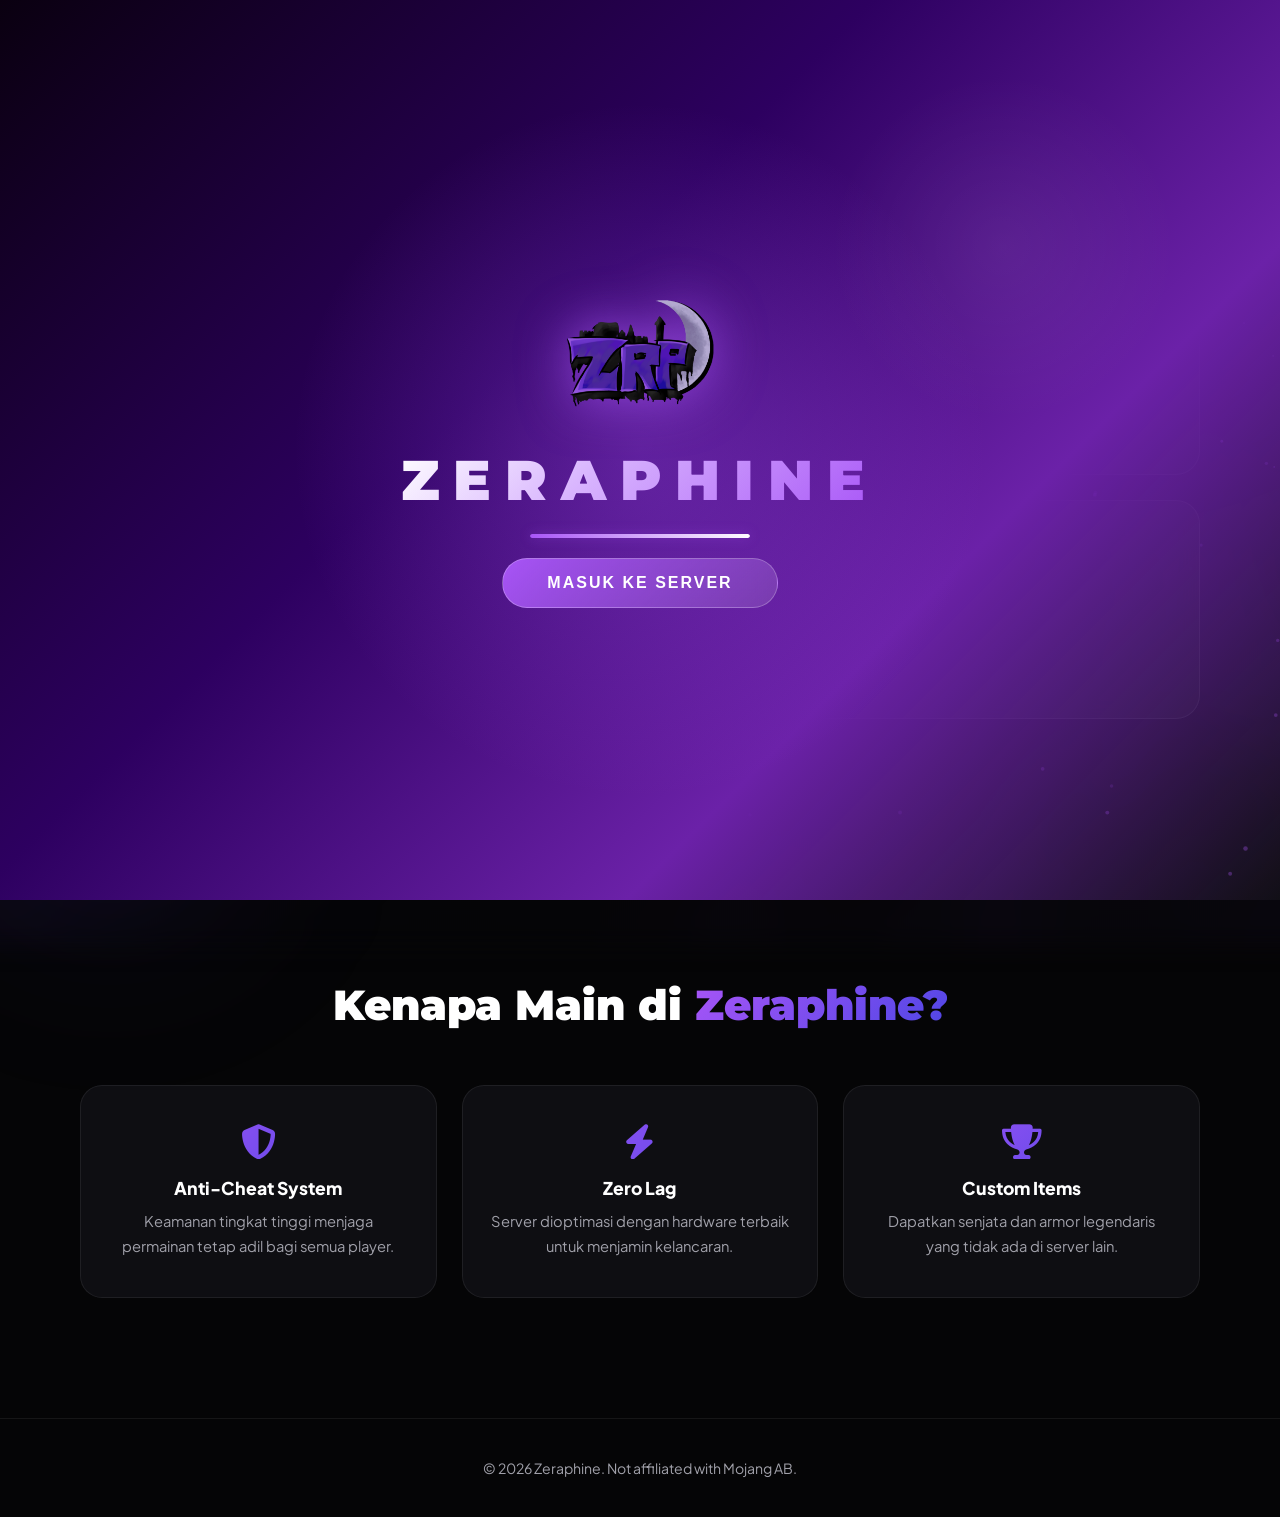
<file: index.html>
<!DOCTYPE html>
<html lang="id" data-theme="dark">
<head>
    <meta charset="UTF-8">
    <meta name="viewport" content="width=device-width, initial-scale=1.0">
    <title>Zeraphine Network | Modern Minecraft Server</title>
    <link rel="icon" type="image/png" href="images/logo.png">
    <link rel="stylesheet" href="css/style.css">
    <link href="https://fonts.googleapis.com/css2?family=Plus+Jakarta+Sans:wght@300;400;600;800&family=Montserrat:wght@700;900&display=swap" rel="stylesheet">
    <link rel="stylesheet" href="https://cdnjs.cloudflare.com/ajax/libs/font-awesome/6.5.2/css/all.min.css">
    <style>
        /* Style untuk Discord Card Link */
        .stat-card-link {
            cursor: pointer;
            text-decoration: none;
            color: inherit;
            display: block;
            transition: transform 0.3s ease, box-shadow 0.3s ease, border-color 0.3s ease;
        }

        .stat-card-link:hover {
            transform: translateY(-5px);
            box-shadow: 0 10px 30px rgba(88, 101, 242, 0.3);
            border-color: #5865F2;
        }

        .stat-card-link:hover .discord-icon {
            color: #5865F2;
            transition: color 0.3s ease;
        }

        .stat-card-link .discord-icon {
            transition: color 0.3s ease;
        }

        /* ========== ANIMASI GLOW IP ADDRESS ========== */
        .ip-text {
            flex: 1;
            min-width: 0;
            overflow: hidden;
        }

        .ip-text small {
            display: block;
            font-size: 0.7rem;
            letter-spacing: 2px;
            opacity: 0.5;
            margin-bottom: 4px;
        }

        .ip-text strong {
            display: block;
            font-size: 1.15rem;
            font-weight: 800;
            letter-spacing: 1px;
            white-space: nowrap;
            animation: glowPulse 2.5s ease-in-out infinite;
        }

        @keyframes glowPulse {
            0%, 100% {
                color: #ffffff;
                text-shadow: 0 0 8px rgba(168, 85, 247, 0.4);
            }
            50% {
                color: #d8b4fe;
                text-shadow: 0 0 20px rgba(168, 85, 247, 0.9), 0 0 40px rgba(168, 85, 247, 0.4);
            }
        }

        @media (max-width: 900px) {
            .ip-text strong {
                font-size: 0.95rem;
            }
        }
    </style>
</head>
<body class="no-scroll">

    <!-- BG EFFECTS -->
    <canvas id="particleCanvas"></canvas>
    <div class="bg-glow bg-glow-1"></div>
    <div class="bg-glow bg-glow-2"></div>
    <div id="scrollProgress"></div>
    <div class="main-background"></div>

    <!-- INTRO SCREEN -->
    <div id="intro-screen">
        <div class="intro-content">
            <img src="images/logo.png" alt="Zeraphine Logo" class="logo-drop" onerror="this.style.display='none'">
            <h1 class="intro-text">ZERAPHINE</h1>
            <div class="loading-bar"><div class="progress"></div></div>
            <button id="enter-btn" onclick="masukKeWeb()">MASUK KE SERVER</button>
        </div>
    </div>

    <!-- NAVBAR -->
    <nav class="navbar">
        <div class="container">
            <div class="nav-content">
                <a href="index.html" class="logo-brand">
                    <img src="images/logo.png" alt="" onerror="this.style.display='none'">
                    <span>ZERAPHINE</span>
                </a>
                <ul class="nav-links">
                    <li><a href="index.html" class="active">Beranda</a></li>
                    <li><a href="rules.html">Rules</a></li>
                    <li><a href="staff.html">Staff</a></li>
                    <li><a href="contact.html">Contact</a></li>
                    <li><a href="shop.html" class="btn-store">WEBSTORE</a></li>
                </ul>
                <div class="nav-right">
                    <button class="theme-toggle" id="themeToggle">
                        <svg class="icon-sun" width="14" height="14" viewBox="0 0 24 24" fill="none" stroke="currentColor" stroke-width="2"><circle cx="12" cy="12" r="5"/><line x1="12" y1="1" x2="12" y2="3"/><line x1="12" y1="21" x2="12" y2="23"/><line x1="4.22" y1="4.22" x2="5.64" y2="5.64"/><line x1="18.36" y1="18.36" x2="19.78" y2="19.78"/><line x1="1" y1="12" x2="3" y2="12"/><line x1="21" y1="12" x2="23" y2="12"/><line x1="4.22" y1="19.78" x2="5.64" y2="18.36"/><line x1="18.36" y1="5.64" x2="19.78" y2="4.22"/></svg>
                        <svg class="icon-moon" width="14" height="14" viewBox="0 0 24 24" fill="none" stroke="currentColor" stroke-width="2"><path d="M21 12.79A9 9 0 1 1 11.21 3 7 7 0 0 0 21 12.79z"/></svg>
                        <span id="themeLabel">Light</span>
                    </button>
                    <div class="menu-toggle" onclick="toggleMenu()">
                        <i class="fa-solid fa-bars"></i>
                    </div>
                </div>
            </div>
        </div>
    </nav>

    <!-- HERO -->
    <header class="hero">
        <div class="container">
            <div class="hero-wrapper">
                <div class="hero-info">
                    <span class="badge">#1 ANARCHY LEGEND INDONESIA</span>
                    <h1>Dunia Tanpa Batas <br><span class="gradient-text">Petualangan Abadi.</span></h1>
                    <p>Zeraphine adalah dunia anarchy yang kejam namun adil. Bangun klanmu, tempa senjata legendaris, dan kuasai wilayah.</p>
                    <div class="ip-action" onclick="copyIP()">
                        <div class="ip-text">
                            <small>SERVER IP ADDRESS</small>
                            <strong id="serverIP">PLAY.ZERAPHINESMP.XYZ</strong>
                        </div>
                        <div class="ip-icon"><i class="fa-solid fa-clone"></i></div>
                    </div>
                    <div id="copy-toast">✓ IP Berhasil Disalin!</div>
                </div>
                <div class="hero-stats">
                    <div class="stat-card">
                        <i class="fa-solid fa-circle-check status-icon"></i>
                        <h3>Minecraft Server</h3>
                        <p><span id="player-count">0</span> Pemain Online</p>
                    </div>
                    <a href="http://yourdiscord" target="_blank" rel="noopener noreferrer" class="stat-card stat-card-link">
                        <i class="fa-brands fa-discord discord-icon"></i>
                        <h3>Community</h3>
                        <p>Join Discord Kami</p>
                    </a>
                </div>
            </div>
        </div>
    </header>

    <!-- FEATURES -->
    <section class="features">
        <div class="container">
            <div class="section-head">
                <h2>Kenapa Main di <span>Zeraphine?</span></h2>
            </div>
            <div class="feature-grid">
                <div class="f-card">
                    <i class="fa-solid fa-shield-halved"></i>
                    <h3>Anti-Cheat System</h3>
                    <p>Keamanan tingkat tinggi menjaga permainan tetap adil bagi semua player.</p>
                </div>
                <div class="f-card">
                    <i class="fa-solid fa-bolt"></i>
                    <h3>Zero Lag</h3>
                    <p>Server dioptimasi dengan hardware terbaik untuk menjamin kelancaran.</p>
                </div>
                <div class="f-card">
                    <i class="fa-solid fa-trophy"></i>
                    <h3>Custom Items</h3>
                    <p>Dapatkan senjata dan armor legendaris yang tidak ada di server lain.</p>
                </div>
            </div>
        </div>
    </section>

    <footer class="footer">
        <p>&copy; 2026 Zeraphine. Not affiliated with Mojang AB.</p>
    </footer>

    <script src="js/script.js"></script>
    <script src="js/effects.js"></script>
</body>
</html>
</file>
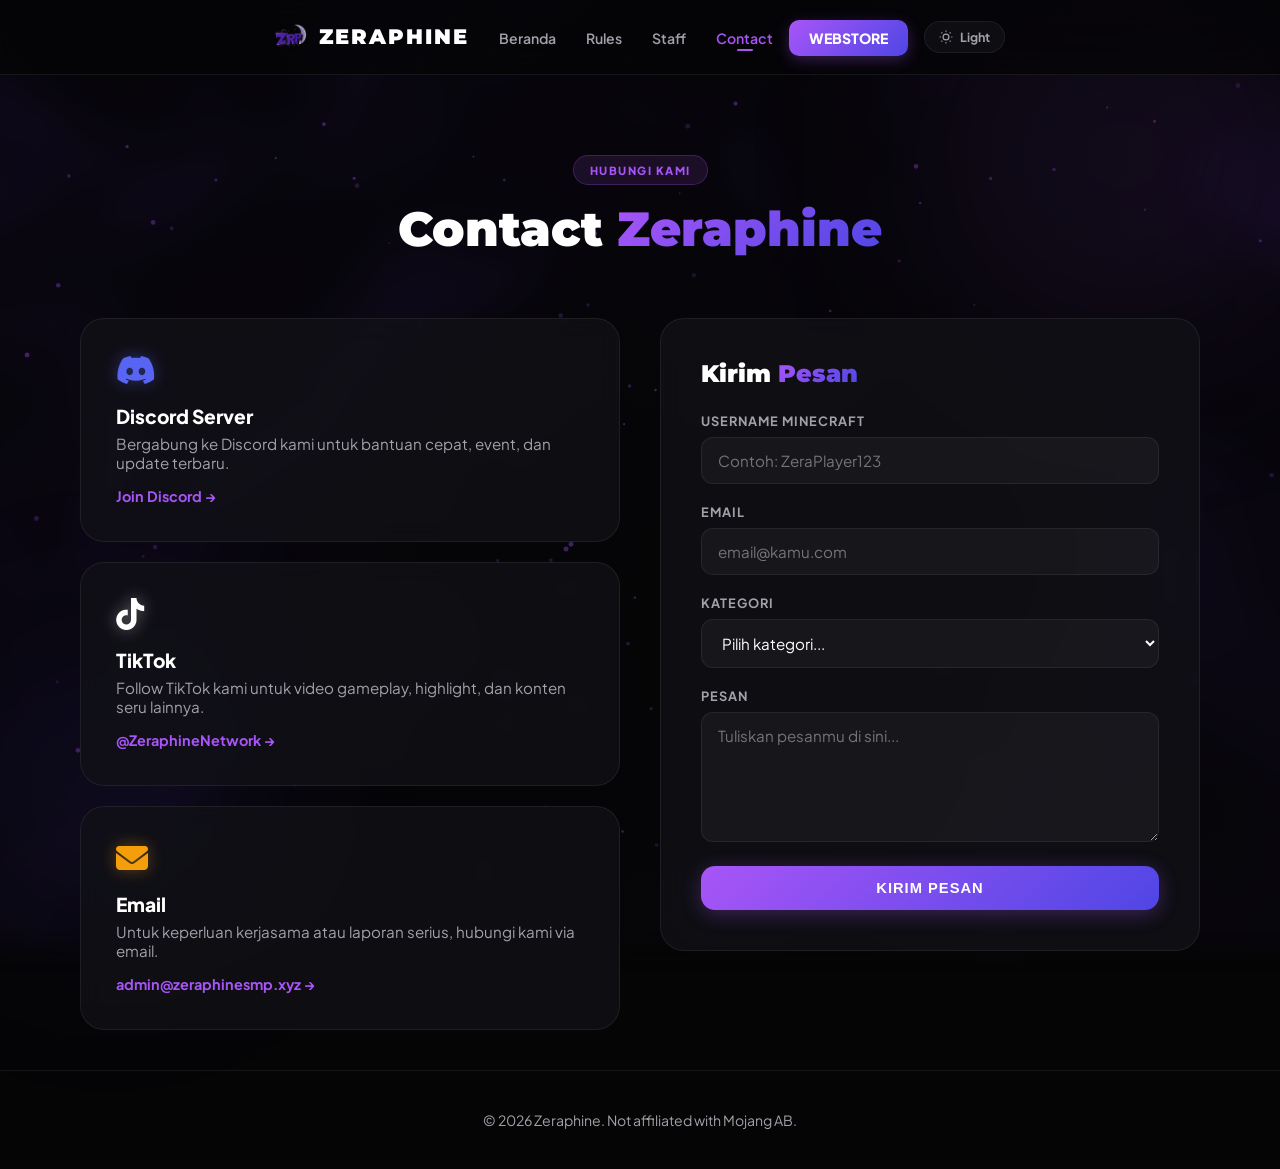
<file: contact.html>
<!DOCTYPE html>
<html lang="id" data-theme="dark">
<head>
    <meta charset="UTF-8">
    <meta name="viewport" content="width=device-width, initial-scale=1.0">
    <title>Zeraphine | Contact</title>
    <link rel="icon" type="image/png" href="images/logo.png">
    <link rel="stylesheet" href="css/style.css">
    <link href="https://fonts.googleapis.com/css2?family=Plus+Jakarta+Sans:wght@400;600;800&family=Montserrat:wght@700;900&display=swap" rel="stylesheet">
    <link rel="stylesheet" href="https://cdnjs.cloudflare.com/ajax/libs/font-awesome/6.5.2/css/all.min.css">
</head>
<body>
    <canvas id="particleCanvas"></canvas>
    <div class="bg-glow bg-glow-1"></div>
    <div class="bg-glow bg-glow-2"></div>
    <div id="scrollProgress"></div>
    <div class="main-background"></div>

    <nav class="navbar">
        <div class="container">
            <div class="nav-content">
                <a href="index.html" class="logo-brand">
                    <img src="images/logo.png" alt="" onerror="this.style.display='none'">
                    <span>ZERAPHINE</span>
                </a>
                <ul class="nav-links">
                    <li><a href="index.html">Beranda</a></li>
                    <li><a href="rules.html">Rules</a></li>
                    <li><a href="staff.html">Staff</a></li>
                    <li><a href="contact.html" class="active">Contact</a></li>
                    <li><a href="shop.html" class="btn-store">WEBSTORE</a></li>
                </ul>
                <div class="nav-right">
                    <button class="theme-toggle" id="themeToggle">
                        <svg class="icon-sun" width="14" height="14" viewBox="0 0 24 24" fill="none" stroke="currentColor" stroke-width="2"><circle cx="12" cy="12" r="5"/><line x1="12" y1="1" x2="12" y2="3"/><line x1="12" y1="21" x2="12" y2="23"/><line x1="4.22" y1="4.22" x2="5.64" y2="5.64"/><line x1="18.36" y1="18.36" x2="19.78" y2="19.78"/><line x1="1" y1="12" x2="3" y2="12"/><line x1="21" y1="12" x2="23" y2="12"/><line x1="4.22" y1="19.78" x2="5.64" y2="18.36"/><line x1="18.36" y1="5.64" x2="19.78" y2="4.22"/></svg>
                        <svg class="icon-moon" width="14" height="14" viewBox="0 0 24 24" fill="none" stroke="currentColor" stroke-width="2"><path d="M21 12.79A9 9 0 1 1 11.21 3 7 7 0 0 0 21 12.79z"/></svg>
                        <span id="themeLabel">Light</span>
                    </button>
                    <div class="menu-toggle" onclick="toggleMenu()">
                        <i class="fa-solid fa-bars"></i>
                    </div>
                </div>
            </div>
        </div>
    </nav>

    <main class="container">
        <div class="page-header">
            <span class="badge">HUBUNGI KAMI</span>
            <h1>Contact <span class="gradient-text">Zeraphine</span></h1>
        </div>
        <div class="contact-grid">
            <div class="contact-info">
                <div class="stat-card">
                    <i class="fa-brands fa-discord discord-icon"></i>
                    <h3>Discord Server</h3>
                    <p>Bergabung ke Discord kami untuk bantuan cepat, event, dan update terbaru.</p>
                    <a href="#" style="display:inline-block;margin-top:15px;color:var(--primary);font-weight:700;text-decoration:none;font-size:0.9rem;">Join Discord →</a>
                </div>
                <div class="stat-card">
                    <i class="fa-brands fa-tiktok" style="font-size:2rem;margin-bottom:18px;display:block;color:#ffffff;filter:drop-shadow(0 0 8px rgba(255,255,255,0.4));"></i>
                    <h3>TikTok</h3>
                    <p>Follow TikTok kami untuk video gameplay, highlight, dan konten seru lainnya.</p>
                    <a href="#" style="display:inline-block;margin-top:15px;color:var(--primary);font-weight:700;text-decoration:none;font-size:0.9rem;">@ZeraphineNetwork →</a>
                </div>
                <div class="stat-card">
                    <i class="fa-solid fa-envelope" style="font-size:2rem;margin-bottom:18px;display:block;color:#f59e0b;filter:drop-shadow(0 0 8px rgba(245,158,11,0.4));"></i>
                    <h3>Email</h3>
                    <p>Untuk keperluan kerjasama atau laporan serius, hubungi kami via email.</p>
                    <a href="mailto:admin@zeraphinesmp.xyz" style="display:inline-block;margin-top:15px;color:var(--primary);font-weight:700;text-decoration:none;font-size:0.9rem;">admin@zeraphinesmp.xyz →</a>
                </div>
            </div>
            <div class="contact-form">
                <h2>Kirim <span class="gradient-text">Pesan</span></h2>
                <div class="form-group">
                    <label>Username Minecraft</label>
                    <input type="text" placeholder="Contoh: ZeraPlayer123">
                </div>
                <div class="form-group">
                    <label>Email</label>
                    <input type="email" placeholder="email@kamu.com">
                </div>
                <div class="form-group">
                    <label>Kategori</label>
                    <select>
                        <option value="">Pilih kategori...</option>
                        <option>Laporan Pemain</option>
                        <option>Laporan Bug</option>
                        <option>Banding Ban</option>
                        <option>Kerjasama</option>
                        <option>Lainnya</option>
                    </select>
                </div>
                <div class="form-group">
                    <label>Pesan</label>
                    <textarea placeholder="Tuliskan pesanmu di sini..."></textarea>
                </div>
                <button class="btn-buy" onclick="kirimPesan()">KIRIM PESAN</button>
                <div id="form-toast" style="display:none;color:#22c55e;font-weight:bold;margin-top:15px;font-size:0.9rem;text-align:center;">
                    ✓ Pesan berhasil dikirim!
                </div>
            </div>
        </div>
    </main>

    <footer class="footer">
        <p>&copy; 2026 Zeraphine. Not affiliated with Mojang AB.</p>
    </footer>

    <script src="js/script.js"></script>
    <script src="js/effects.js"></script>
</body>
</html>
</file>
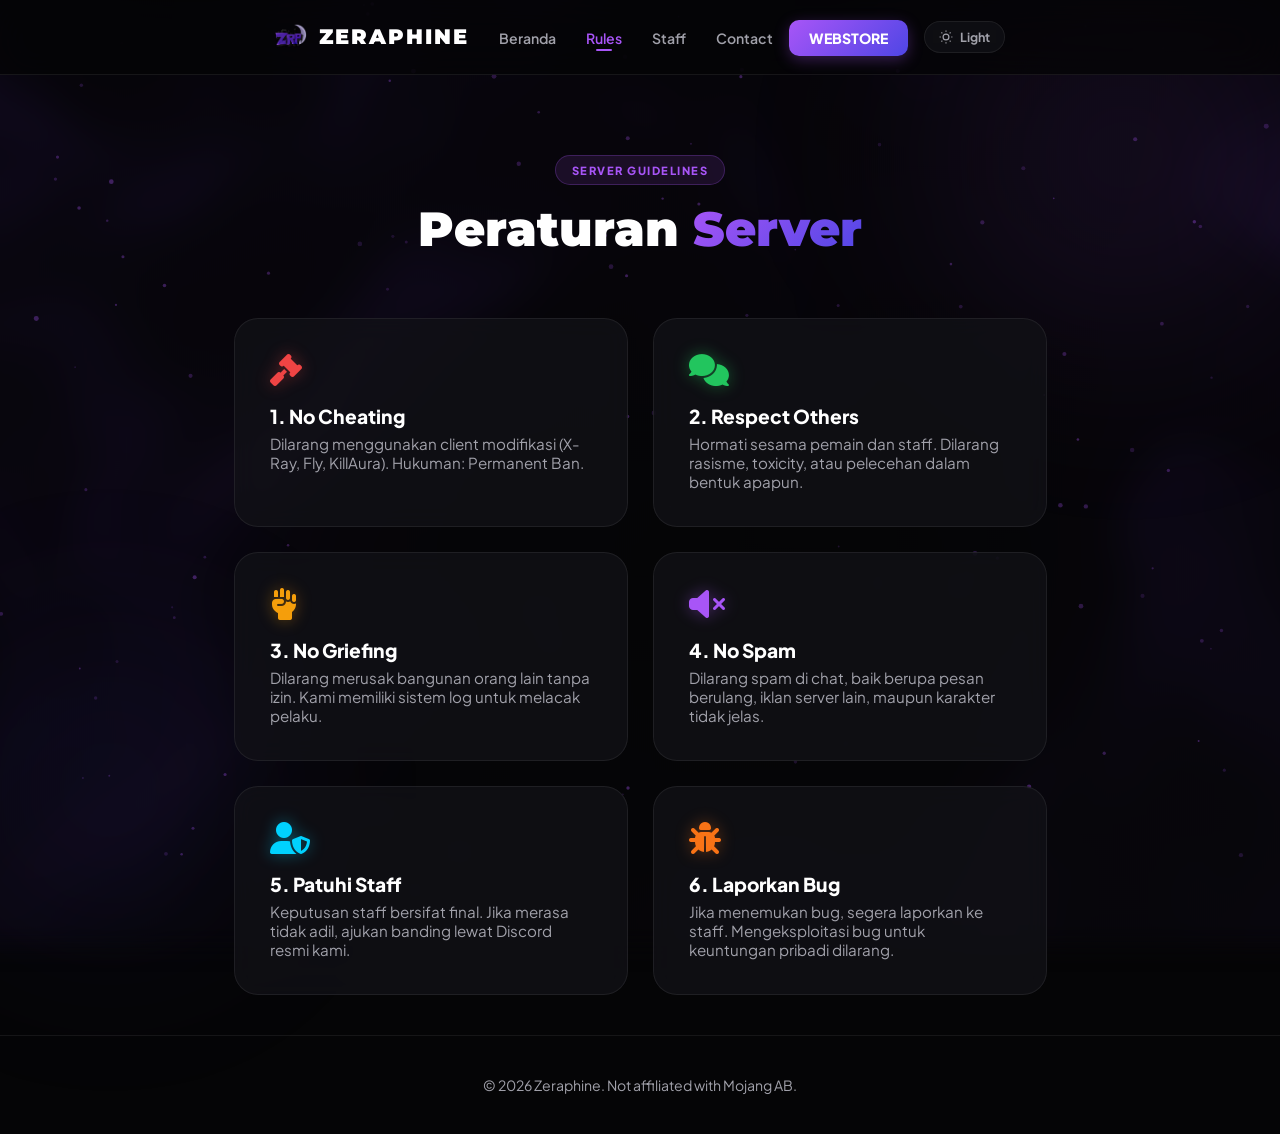
<file: rules.html>
<!DOCTYPE html>
<html lang="id" data-theme="dark">
<head>
    <meta charset="UTF-8">
    <meta name="viewport" content="width=device-width, initial-scale=1.0">
    <title>Zeraphine | Rules</title>
    <link rel="icon" type="image/png" href="images/logo.png">
    <link rel="stylesheet" href="css/style.css">
    <link href="https://fonts.googleapis.com/css2?family=Plus+Jakarta+Sans:wght@400;600;800&family=Montserrat:wght@700;900&display=swap" rel="stylesheet">
    <link rel="stylesheet" href="https://cdnjs.cloudflare.com/ajax/libs/font-awesome/6.5.2/css/all.min.css">
</head>
<body>
    <canvas id="particleCanvas"></canvas>
    <div class="bg-glow bg-glow-1"></div>
    <div class="bg-glow bg-glow-2"></div>
    <div id="scrollProgress"></div>
    <div class="main-background"></div>

    <nav class="navbar">
        <div class="container">
            <div class="nav-content">
                <a href="index.html" class="logo-brand">
                    <img src="images/logo.png" alt="" onerror="this.style.display='none'">
                    <span>ZERAPHINE</span>
                </a>
                <ul class="nav-links">
                    <li><a href="index.html">Beranda</a></li>
                    <li><a href="rules.html" class="active">Rules</a></li>
                    <li><a href="staff.html">Staff</a></li>
                    <li><a href="contact.html">Contact</a></li>
                    <li><a href="shop.html" class="btn-store">WEBSTORE</a></li>
                </ul>
                <div class="nav-right">
                    <button class="theme-toggle" id="themeToggle">
                        <svg class="icon-sun" width="14" height="14" viewBox="0 0 24 24" fill="none" stroke="currentColor" stroke-width="2"><circle cx="12" cy="12" r="5"/><line x1="12" y1="1" x2="12" y2="3"/><line x1="12" y1="21" x2="12" y2="23"/><line x1="4.22" y1="4.22" x2="5.64" y2="5.64"/><line x1="18.36" y1="18.36" x2="19.78" y2="19.78"/><line x1="1" y1="12" x2="3" y2="12"/><line x1="21" y1="12" x2="23" y2="12"/><line x1="4.22" y1="19.78" x2="5.64" y2="18.36"/><line x1="18.36" y1="5.64" x2="19.78" y2="4.22"/></svg>
                        <svg class="icon-moon" width="14" height="14" viewBox="0 0 24 24" fill="none" stroke="currentColor" stroke-width="2"><path d="M21 12.79A9 9 0 1 1 11.21 3 7 7 0 0 0 21 12.79z"/></svg>
                        <span id="themeLabel">Light</span>
                    </button>
                    <div class="menu-toggle" onclick="toggleMenu()">
                        <i class="fa-solid fa-bars"></i>
                    </div>
                </div>
            </div>
        </div>
    </nav>

    <main class="container">
        <div class="page-header">
            <span class="badge">SERVER GUIDELINES</span>
            <h1>Peraturan <span class="gradient-text">Server</span></h1>
        </div>
        <div class="card-grid">
            <div class="stat-card">
                <i class="fa-solid fa-gavel" style="color:#ef4444;filter:drop-shadow(0 0 8px rgba(239,68,68,0.4));"></i>
                <h3>1. No Cheating</h3>
                <p>Dilarang menggunakan client modifikasi (X-Ray, Fly, KillAura). Hukuman: Permanent Ban.</p>
            </div>
            <div class="stat-card">
                <i class="fa-solid fa-comments" style="color:#22c55e;filter:drop-shadow(0 0 8px rgba(34,197,94,0.4));"></i>
                <h3>2. Respect Others</h3>
                <p>Hormati sesama pemain dan staff. Dilarang rasisme, toxicity, atau pelecehan dalam bentuk apapun.</p>
            </div>
            <div class="stat-card">
                <i class="fa-solid fa-hand-fist" style="color:#f59e0b;filter:drop-shadow(0 0 8px rgba(245,158,11,0.4));"></i>
                <h3>3. No Griefing</h3>
                <p>Dilarang merusak bangunan orang lain tanpa izin. Kami memiliki sistem log untuk melacak pelaku.</p>
            </div>
            <div class="stat-card">
                <i class="fa-solid fa-volume-xmark" style="color:#a855f7;filter:drop-shadow(0 0 8px rgba(168,85,247,0.4));"></i>
                <h3>4. No Spam</h3>
                <p>Dilarang spam di chat, baik berupa pesan berulang, iklan server lain, maupun karakter tidak jelas.</p>
            </div>
            <div class="stat-card">
                <i class="fa-solid fa-user-shield" style="color:#00d2ff;filter:drop-shadow(0 0 8px rgba(0,210,255,0.4));"></i>
                <h3>5. Patuhi Staff</h3>
                <p>Keputusan staff bersifat final. Jika merasa tidak adil, ajukan banding lewat Discord resmi kami.</p>
            </div>
            <div class="stat-card">
                <i class="fa-solid fa-bug" style="color:#f97316;filter:drop-shadow(0 0 8px rgba(249,115,22,0.4));"></i>
                <h3>6. Laporkan Bug</h3>
                <p>Jika menemukan bug, segera laporkan ke staff. Mengeksploitasi bug untuk keuntungan pribadi dilarang.</p>
            </div>
        </div>
    </main>

    <footer class="footer">
        <p>&copy; 2026 Zeraphine. Not affiliated with Mojang AB.</p>
    </footer>

    <script src="js/script.js"></script>
    <script src="js/effects.js"></script>
</body>
</html>
</file>
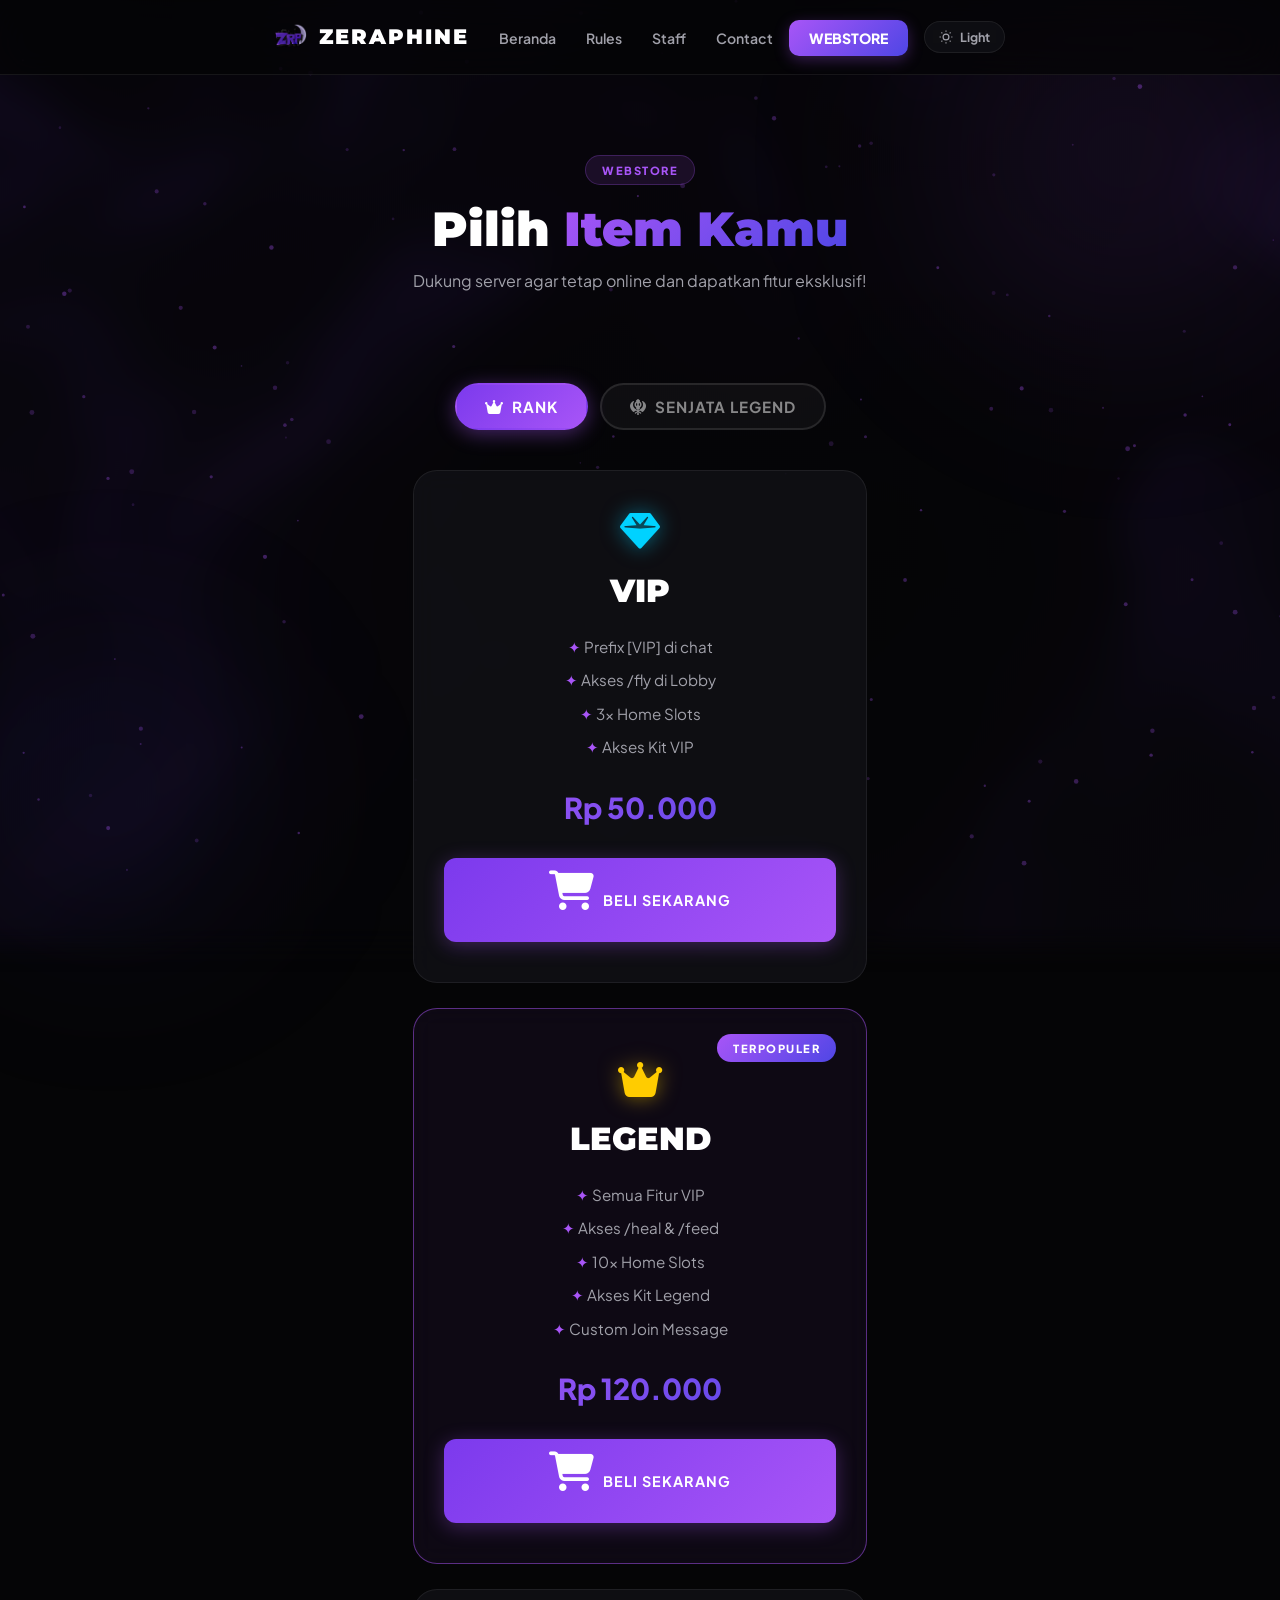
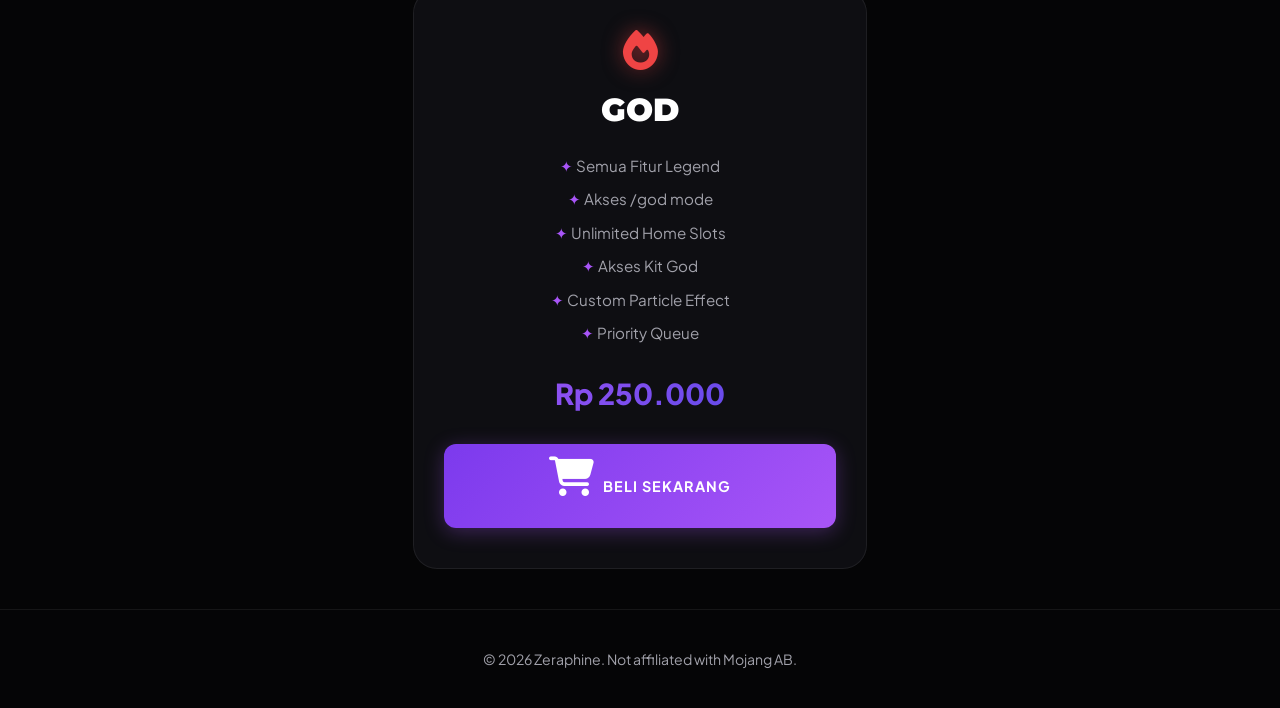
<file: shop.html>
<!DOCTYPE html>
<html lang="id" data-theme="dark">
<head>
    <meta charset="UTF-8">
    <meta name="viewport" content="width=device-width, initial-scale=1.0">
    <title>Zeraphine | Webstore</title>
    <link rel="icon" type="image/png" href="images/logo.png">
    <link rel="stylesheet" href="css/style.css">
    <link href="https://fonts.googleapis.com/css2?family=Plus+Jakarta+Sans:wght@400;600;800&family=Montserrat:wght@700;900&display=swap" rel="stylesheet">
    <link rel="stylesheet" href="https://cdnjs.cloudflare.com/ajax/libs/font-awesome/6.5.2/css/all.min.css">
    <style>
        /* ===== CATEGORY TABS ===== */
        .shop-tabs {
            display: flex;
            gap: 12px;
            justify-content: center;
            margin: 32px 0 40px;
            flex-wrap: wrap;
        }

        .shop-tab {
            display: flex;
            align-items: center;
            gap: 8px;
            padding: 12px 28px;
            border-radius: 50px;
            border: 2px solid rgba(255,255,255,0.1);
            background: rgba(255,255,255,0.04);
            color: rgba(255,255,255,0.5);
            font-weight: 700;
            font-size: 0.95rem;
            letter-spacing: 1px;
            cursor: pointer;
            transition: all 0.3s ease;
            font-family: inherit;
        }

        .shop-tab:hover {
            border-color: rgba(168,85,247,0.5);
            color: rgba(255,255,255,0.85);
        }

        .shop-tab.active {
            background: linear-gradient(135deg, #7c3aed, #a855f7);
            border-color: transparent;
            color: #fff;
            box-shadow: 0 4px 20px rgba(168,85,247,0.4);
        }

        .shop-tab i { font-size: 1rem; }

        /* ===== CATEGORY SECTIONS ===== */
        .shop-section {
            display: none;
            animation: fadeInUp 0.4s ease;
        }

        .shop-section.active { display: block; }

        @keyframes fadeInUp {
            from { opacity: 0; transform: translateY(16px); }
            to   { opacity: 1; transform: translateY(0); }
        }

        /* ===== WEAPON CARDS ===== */
        .weapon-grid {
            display: grid;
            grid-template-columns: repeat(auto-fit, minmax(280px, 1fr));
            gap: 25px;
        }

        .weapon-card {
            background: rgba(255,255,255,0.04);
            border: 1px solid rgba(255,255,255,0.08);
            border-radius: 20px;
            padding: 30px;
            text-align: center;
            transition: transform 0.3s ease, box-shadow 0.3s ease, border-color 0.3s ease;
            position: relative;
            overflow: hidden;
        }

        .weapon-card::before {
            content: '';
            position: absolute;
            top: 0; left: 0; right: 0;
            height: 3px;
            background: var(--weapon-color, linear-gradient(135deg, #ef4444, #f97316));
            border-radius: 20px 20px 0 0;
        }

        .weapon-card:hover {
            transform: translateY(-6px);
            box-shadow: 0 12px 40px rgba(168,85,247,0.2);
            border-color: rgba(168,85,247,0.3);
        }

        .weapon-card .weapon-icon {
            font-size: 2.8rem;
            margin-bottom: 16px;
            display: block;
        }

        .weapon-card h2 {
            font-size: 1.3rem;
            font-weight: 800;
            margin-bottom: 8px;
            letter-spacing: 1px;
        }

        .weapon-card .weapon-desc {
            color: var(--text-dim, rgba(255,255,255,0.5));
            font-size: 0.88rem;
            line-height: 1.6;
            margin-bottom: 18px;
        }

        .weapon-stats {
            display: flex;
            flex-direction: column;
            gap: 6px;
            margin-bottom: 20px;
            text-align: left;
        }

        .weapon-stats p {
            font-size: 0.85rem;
            color: rgba(255,255,255,0.7);
            display: flex;
            align-items: center;
            gap: 8px;
        }

        .weapon-stats p i {
            color: #a855f7;
            width: 14px;
        }

        .weapon-rarity {
            display: inline-block;
            padding: 4px 14px;
            border-radius: 50px;
            font-size: 0.72rem;
            font-weight: 700;
            letter-spacing: 1.5px;
            margin-bottom: 16px;
        }

        .rarity-mythic  { background: rgba(239,68,68,0.15);  color: #ef4444;  border: 1px solid rgba(239,68,68,0.3); }
        .rarity-legend  { background: rgba(245,158,11,0.15); color: #f59e0b;  border: 1px solid rgba(245,158,11,0.3); }
        .rarity-epic    { background: rgba(168,85,247,0.15); color: #a855f7;  border: 1px solid rgba(168,85,247,0.3); }

        .rank-grid {
            display: grid;
            grid-template-columns: repeat(auto-fit, minmax(300px, 1fr));
            gap: 25px;
        }

        /* ===== BTN BUY ===== */
        .btn-buy {
            display: inline-flex;
            align-items: center;
            justify-content: center;
            gap: 8px;
            width: 100%;
            padding: 12px 24px;
            background: linear-gradient(135deg, #7c3aed, #a855f7);
            color: #fff;
            font-weight: 700;
            font-size: 0.9rem;
            letter-spacing: 1px;
            border-radius: 12px;
            border: none;
            cursor: pointer;
            transition: all 0.3s ease;
            text-decoration: none;
            font-family: inherit;
            margin-top: 8px;
        }

        .btn-buy:hover {
            transform: translateY(-2px);
            box-shadow: 0 8px 25px rgba(168,85,247,0.5);
            filter: brightness(1.1);
        }

        .btn-buy:active { transform: translateY(0); }

        /* ===== MODAL OVERLAY ===== */
        .modal-overlay {
            position: fixed;
            inset: 0;
            background: rgba(0,0,0,0.75);
            backdrop-filter: blur(12px);
            -webkit-backdrop-filter: blur(12px);
            z-index: 9999;
            display: flex;
            align-items: center;
            justify-content: center;
            padding: 20px;
            opacity: 0;
            visibility: hidden;
            transition: all 0.35s cubic-bezier(0.4, 0, 0.2, 1);
        }

        .modal-overlay.show {
            opacity: 1;
            visibility: visible;
        }

        /* ===== MODAL BOX ===== */
        .modal-box {
            background: linear-gradient(145deg, #0f0f1a, #1a1028);
            border: 1px solid rgba(168,85,247,0.25);
            border-radius: 28px;
            padding: 0;
            max-width: 500px;
            width: 100%;
            position: relative;
            transform: scale(0.85) translateY(30px);
            transition: all 0.4s cubic-bezier(0.34, 1.56, 0.64, 1);
            overflow: hidden;
            box-shadow:
                0 0 0 1px rgba(168,85,247,0.1),
                0 25px 60px rgba(0,0,0,0.6),
                0 0 80px rgba(168,85,247,0.08);
        }

        .modal-overlay.show .modal-box {
            transform: scale(1) translateY(0);
        }

        /* ===== MODAL HEADER ===== */
        .modal-header {
            padding: 32px 32px 24px;
            text-align: center;
            position: relative;
            background: linear-gradient(180deg, rgba(124,58,237,0.08) 0%, transparent 100%);
            border-bottom: 1px solid rgba(255,255,255,0.06);
        }

        .modal-header-glow {
            position: absolute;
            top: -30px;
            left: 50%;
            transform: translateX(-50%);
            width: 200px;
            height: 200px;
            background: radial-gradient(circle, rgba(168,85,247,0.15) 0%, transparent 70%);
            pointer-events: none;
        }

        .modal-item-icon {
            font-size: 3.5rem;
            display: block;
            margin-bottom: 12px;
            filter: drop-shadow(0 0 20px rgba(168,85,247,0.4));
            animation: floatIcon 3s ease-in-out infinite;
        }

        @keyframes floatIcon {
            0%, 100% { transform: translateY(0); }
            50% { transform: translateY(-8px); }
        }

        .modal-item-rarity {
            display: inline-block;
            padding: 4px 14px;
            border-radius: 50px;
            font-size: 0.7rem;
            font-weight: 700;
            letter-spacing: 1.5px;
            margin-bottom: 10px;
        }

        .modal-item-name {
            font-size: 1.4rem;
            font-weight: 800;
            color: #fff;
            letter-spacing: 1px;
            margin: 0 0 6px;
            line-height: 1.3;
        }

        .modal-item-category {
            font-size: 0.8rem;
            color: rgba(255,255,255,0.4);
            letter-spacing: 2px;
            text-transform: uppercase;
        }

        /* ===== MODAL BODY ===== */
        .modal-body {
            padding: 24px 32px;
        }

        /* Purchase info box */
        .purchase-info {
            background: rgba(255,255,255,0.03);
            border: 1px solid rgba(255,255,255,0.07);
            border-radius: 16px;
            padding: 20px;
            margin-bottom: 20px;
        }

        .purchase-info-title {
            font-size: 0.72rem;
            font-weight: 700;
            letter-spacing: 2px;
            color: rgba(255,255,255,0.35);
            text-transform: uppercase;
            margin-bottom: 16px;
        }

        .purchase-row {
            display: flex;
            justify-content: space-between;
            align-items: center;
            padding: 8px 0;
            border-bottom: 1px solid rgba(255,255,255,0.04);
            font-size: 0.88rem;
        }

        .purchase-row:last-child { border-bottom: none; }

        .purchase-row .label {
            color: rgba(255,255,255,0.45);
            display: flex;
            align-items: center;
            gap: 8px;
        }

        .purchase-row .label i {
            width: 16px;
            color: #a855f7;
            font-size: 0.8rem;
        }

        .purchase-row .value {
            color: #fff;
            font-weight: 600;
        }

        .purchase-row.total {
            padding-top: 14px;
            margin-top: 4px;
            border-top: 1px dashed rgba(168,85,247,0.3);
            border-bottom: none;
        }

        .purchase-row.total .label {
            color: rgba(255,255,255,0.7);
            font-weight: 700;
            font-size: 0.95rem;
        }

        .purchase-row.total .value {
            font-size: 1.2rem;
            font-weight: 800;
            background: linear-gradient(135deg, #a855f7, #7c3aed);
            -webkit-background-clip: text;
            -webkit-text-fill-color: transparent;
            background-clip: text;
        }

        /* Username input */
        .input-group {
            margin-bottom: 20px;
        }

        .input-label {
            display: flex;
            align-items: center;
            gap: 8px;
            font-size: 0.8rem;
            font-weight: 700;
            letter-spacing: 1.5px;
            color: rgba(255,255,255,0.5);
            text-transform: uppercase;
            margin-bottom: 10px;
        }

        .input-label i { color: #a855f7; }

        .input-field {
            width: 100%;
            padding: 14px 18px;
            background: rgba(255,255,255,0.05);
            border: 1px solid rgba(255,255,255,0.1);
            border-radius: 12px;
            color: #fff;
            font-size: 0.95rem;
            font-family: inherit;
            font-weight: 600;
            transition: all 0.3s ease;
            outline: none;
            box-sizing: border-box;
        }

        .input-field::placeholder {
            color: rgba(255,255,255,0.2);
            font-weight: 400;
        }

        .input-field:focus {
            border-color: rgba(168,85,247,0.6);
            background: rgba(168,85,247,0.06);
            box-shadow: 0 0 0 3px rgba(168,85,247,0.12);
        }

        .input-field.error {
            border-color: rgba(239,68,68,0.6);
            background: rgba(239,68,68,0.05);
            box-shadow: 0 0 0 3px rgba(239,68,68,0.1);
        }

        .input-hint {
            font-size: 0.75rem;
            color: rgba(255,255,255,0.3);
            margin-top: 7px;
            display: flex;
            align-items: center;
            gap: 5px;
        }

        .input-hint.error-msg {
            color: #ef4444;
        }

        /* Warning notice */
        .modal-notice {
            background: rgba(245,158,11,0.07);
            border: 1px solid rgba(245,158,11,0.2);
            border-radius: 12px;
            padding: 12px 16px;
            display: flex;
            align-items: flex-start;
            gap: 10px;
            margin-bottom: 20px;
            font-size: 0.8rem;
            color: rgba(255,255,255,0.55);
            line-height: 1.6;
        }

        .modal-notice i {
            color: #f59e0b;
            margin-top: 1px;
            flex-shrink: 0;
        }

        /* Modal action buttons */
        .modal-actions {
            display: grid;
            grid-template-columns: 1fr 2fr;
            gap: 12px;
        }

        .btn-cancel {
            padding: 14px 20px;
            background: rgba(255,255,255,0.05);
            border: 1px solid rgba(255,255,255,0.1);
            border-radius: 12px;
            color: rgba(255,255,255,0.6);
            font-weight: 700;
            font-size: 0.88rem;
            cursor: pointer;
            transition: all 0.3s ease;
            font-family: inherit;
            letter-spacing: 0.5px;
        }

        .btn-cancel:hover {
            background: rgba(255,255,255,0.09);
            border-color: rgba(255,255,255,0.2);
            color: #fff;
        }

        .btn-confirm {
            padding: 14px 20px;
            background: linear-gradient(135deg, #7c3aed, #a855f7, #7c3aed);
            background-size: 200% 100%;
            border: none;
            border-radius: 12px;
            color: #fff;
            font-weight: 800;
            font-size: 0.92rem;
            cursor: pointer;
            transition: all 0.3s ease;
            font-family: inherit;
            letter-spacing: 1px;
            display: flex;
            align-items: center;
            justify-content: center;
            gap: 8px;
            box-shadow: 0 4px 20px rgba(124,58,237,0.4);
            position: relative;
            overflow: hidden;
        }

        .btn-confirm::before {
            content: '';
            position: absolute;
            inset: 0;
            background: linear-gradient(135deg, rgba(255,255,255,0.1), transparent);
            opacity: 0;
            transition: opacity 0.3s;
        }

        .btn-confirm:hover {
            background-position: 100% 0;
            box-shadow: 0 6px 30px rgba(124,58,237,0.6);
            transform: translateY(-1px);
        }

        .btn-confirm:hover::before { opacity: 1; }
        .btn-confirm:active { transform: translateY(0); }

        /* Modal close btn */
        .modal-close-btn {
            position: absolute;
            top: 16px;
            right: 16px;
            width: 34px;
            height: 34px;
            border-radius: 50%;
            background: rgba(255,255,255,0.06);
            border: 1px solid rgba(255,255,255,0.1);
            color: rgba(255,255,255,0.5);
            cursor: pointer;
            display: flex;
            align-items: center;
            justify-content: center;
            font-size: 0.85rem;
            transition: all 0.3s ease;
        }

        .modal-close-btn:hover {
            background: rgba(239,68,68,0.15);
            border-color: rgba(239,68,68,0.3);
            color: #ef4444;
        }

        /* ===== SUCCESS MODAL ===== */
        .success-box {
            background: linear-gradient(145deg, #0f0f1a, #0d1a12);
            border: 1px solid rgba(34,197,94,0.25);
            box-shadow:
                0 0 0 1px rgba(34,197,94,0.08),
                0 25px 60px rgba(0,0,0,0.6),
                0 0 80px rgba(34,197,94,0.06);
        }

        .success-content {
            padding: 50px 36px;
            text-align: center;
        }

        .success-anim {
            width: 80px;
            height: 80px;
            border-radius: 50%;
            background: linear-gradient(135deg, rgba(34,197,94,0.15), rgba(16,185,129,0.1));
            border: 2px solid rgba(34,197,94,0.4);
            display: flex;
            align-items: center;
            justify-content: center;
            margin: 0 auto 24px;
            font-size: 2rem;
            animation: successPulse 0.5s cubic-bezier(0.34, 1.56, 0.64, 1);
            box-shadow: 0 0 30px rgba(34,197,94,0.2);
        }

        @keyframes successPulse {
            0% { transform: scale(0); opacity: 0; }
            100% { transform: scale(1); opacity: 1; }
        }

        .success-title {
            font-size: 1.6rem;
            font-weight: 800;
            color: #fff;
            margin-bottom: 10px;
        }

        .success-subtitle {
            font-size: 0.9rem;
            color: rgba(255,255,255,0.45);
            line-height: 1.7;
            margin-bottom: 28px;
        }

        .success-detail {
            background: rgba(34,197,94,0.06);
            border: 1px solid rgba(34,197,94,0.15);
            border-radius: 14px;
            padding: 16px 20px;
            margin-bottom: 28px;
            text-align: left;
        }

        .success-detail-row {
            display: flex;
            justify-content: space-between;
            align-items: center;
            padding: 6px 0;
            font-size: 0.85rem;
        }

        .success-detail-row .s-label {
            color: rgba(255,255,255,0.4);
            display: flex;
            align-items: center;
            gap: 7px;
        }

        .success-detail-row .s-label i {
            color: #22c55e;
            font-size: 0.75rem;
        }

        .success-detail-row .s-value {
            color: #fff;
            font-weight: 700;
        }

        .btn-success-close {
            width: 100%;
            padding: 14px;
            background: linear-gradient(135deg, #16a34a, #22c55e);
            border: none;
            border-radius: 12px;
            color: #fff;
            font-weight: 800;
            font-size: 0.92rem;
            letter-spacing: 1px;
            cursor: pointer;
            font-family: inherit;
            transition: all 0.3s ease;
            box-shadow: 0 4px 20px rgba(34,197,94,0.3);
        }

        .btn-success-close:hover {
            box-shadow: 0 6px 30px rgba(34,197,94,0.5);
            transform: translateY(-1px);
        }

        /* ===== DECORATIVE TOP BAR ===== */
        .modal-top-bar {
            height: 4px;
            background: var(--modal-color, linear-gradient(135deg, #7c3aed, #a855f7));
            border-radius: 28px 28px 0 0;
        }

        /* Particles inside modal */
        .modal-particles {
            position: absolute;
            inset: 0;
            pointer-events: none;
            overflow: hidden;
            border-radius: 28px;
        }

        .modal-particle {
            position: absolute;
            width: 3px;
            height: 3px;
            border-radius: 50%;
            background: rgba(168,85,247,0.4);
            animation: modalParticle linear infinite;
        }

        @keyframes modalParticle {
            0% { transform: translateY(0) translateX(0); opacity: 0; }
            10% { opacity: 1; }
            90% { opacity: 0.5; }
            100% { transform: translateY(-200px) translateX(var(--dx, 20px)); opacity: 0; }
        }

        /* Step indicator */
        .modal-steps {
            display: flex;
            align-items: center;
            justify-content: center;
            gap: 6px;
            margin-bottom: 22px;
        }

        .modal-step-dot {
            width: 6px;
            height: 6px;
            border-radius: 50%;
            background: rgba(255,255,255,0.15);
            transition: all 0.3s ease;
        }

        .modal-step-dot.active {
            width: 20px;
            border-radius: 3px;
            background: linear-gradient(135deg, #7c3aed, #a855f7);
        }

        /* ===== RESPONSIVE ===== */
        @media (max-width: 480px) {
            .modal-box { border-radius: 20px; }
            .modal-header { padding: 24px 20px 18px; }
            .modal-body { padding: 18px 20px; }
            .modal-actions { grid-template-columns: 1fr; }
            .modal-item-name { font-size: 1.1rem; }
        }
    </style>
</head>
<body>
    <canvas id="particleCanvas"></canvas>
    <div class="bg-glow bg-glow-1"></div>
    <div class="bg-glow bg-glow-2"></div>
    <div id="scrollProgress"></div>
    <div class="main-background"></div>

    <nav class="navbar">
        <div class="container">
            <div class="nav-content">
                <a href="index.html" class="logo-brand">
                    <img src="images/logo.png" alt="" onerror="this.style.display='none'">
                    <span>ZERAPHINE</span>
                </a>
                <ul class="nav-links">
                    <li><a href="index.html">Beranda</a></li>
                    <li><a href="rules.html">Rules</a></li>
                    <li><a href="staff.html">Staff</a></li>
                    <li><a href="contact.html">Contact</a></li>
                    <li><a href="shop.html" class="btn-store active">WEBSTORE</a></li>
                </ul>
                <div class="nav-right">
                    <button class="theme-toggle" id="themeToggle">
                        <svg class="icon-sun" width="14" height="14" viewBox="0 0 24 24" fill="none" stroke="currentColor" stroke-width="2"><circle cx="12" cy="12" r="5"/><line x1="12" y1="1" x2="12" y2="3"/><line x1="12" y1="21" x2="12" y2="23"/><line x1="4.22" y1="4.22" x2="5.64" y2="5.64"/><line x1="18.36" y1="18.36" x2="19.78" y2="19.78"/><line x1="1" y1="12" x2="3" y2="12"/><line x1="21" y1="12" x2="23" y2="12"/><line x1="4.22" y1="19.78" x2="5.64" y2="18.36"/><line x1="18.36" y1="5.64" x2="19.78" y2="4.22"/></svg>
                        <svg class="icon-moon" width="14" height="14" viewBox="0 0 24 24" fill="none" stroke="currentColor" stroke-width="2"><path d="M21 12.79A9 9 0 1 1 11.21 3 7 7 0 0 0 21 12.79z"/></svg>
                        <span id="themeLabel">Light</span>
                    </button>
                    <div class="menu-toggle" onclick="toggleMenu()">
                        <i class="fa-solid fa-bars"></i>
                    </div>
                </div>
            </div>
        </div>
    </nav>

    <main class="container">
        <div class="page-header">
            <span class="badge">WEBSTORE</span>
            <h1>Pilih <span class="gradient-text">Item Kamu</span></h1>
            <p style="color:var(--text-dim);margin-top:12px;font-size:1rem;">Dukung server agar tetap online dan dapatkan fitur eksklusif!</p>
        </div>

        <!-- CATEGORY TABS -->
        <div class="shop-tabs">
            <button class="shop-tab active" onclick="switchTab('rank', this)">
                <i class="fa-solid fa-crown"></i> RANK
            </button>
            <button class="shop-tab" onclick="switchTab('senjata', this)">
                <i class="fa-solid fa-khanda"></i> SENJATA LEGEND
            </button>
        </div>

        <!-- SECTION: RANK -->
        <div class="shop-section active" id="section-rank">
            <div class="rank-grid">
                <!-- VIP -->
                <div class="rank-card">
                    <i class="fa-solid fa-gem" style="color:#00d2ff;filter:drop-shadow(0 0 10px rgba(0,210,255,0.5));"></i>
                    <h2>VIP</h2>
                    <div class="rank-features">
                        <p>Prefix [VIP] di chat</p>
                        <p>Akses /fly di Lobby</p>
                        <p>3x Home Slots</p>
                        <p>Akses Kit VIP</p>
                    </div>
                    <span class="rank-price">Rp 50.000</span>
                    <button class="btn-buy" onclick="openModal({
                        icon: '💎',
                        name: 'Rank VIP',
                        rarity: 'RANK',
                        rarityClass: 'rarity-epic',
                        category: 'Rank Upgrade',
                        price: 'Rp 50.000',
                        color: 'linear-gradient(135deg, #00d2ff, #0080ff)',
                        features: ['Prefix [VIP] di chat', 'Akses /fly di Lobby', '3x Home Slots', 'Akses Kit VIP']
                    })">
                        <i class="fa-solid fa-shopping-cart"></i> BELI SEKARANG
                    </button>
                </div>

                <!-- LEGEND (Featured) -->
                <div class="rank-card featured">
                    <div style="position:relative;">
                        <span class="badge" style="position:absolute;top:-15px;right:0;background:var(--gradient);color:white;border:none;">TERPOPULER</span>
                    </div>
                    <i class="fa-solid fa-crown" style="color:#ffcc00;filter:drop-shadow(0 0 10px rgba(255,204,0,0.5));margin-top:10px;"></i>
                    <h2>LEGEND</h2>
                    <div class="rank-features">
                        <p>Semua Fitur VIP</p>
                        <p>Akses /heal & /feed</p>
                        <p>10x Home Slots</p>
                        <p>Akses Kit Legend</p>
                        <p>Custom Join Message</p>
                    </div>
                    <span class="rank-price">Rp 120.000</span>
                    <button class="btn-buy" onclick="openModal({
                        icon: '👑',
                        name: 'Rank LEGEND',
                        rarity: 'TERPOPULER',
                        rarityClass: 'rarity-legend',
                        category: 'Rank Upgrade',
                        price: 'Rp 120.000',
                        color: 'linear-gradient(135deg, #f59e0b, #fcd34d)',
                        features: ['Semua Fitur VIP', 'Akses /heal & /feed', '10x Home Slots', 'Akses Kit Legend', 'Custom Join Message']
                    })">
                        <i class="fa-solid fa-shopping-cart"></i> BELI SEKARANG
                    </button>
                </div>

                <!-- GOD -->
                <div class="rank-card">
                    <i class="fa-solid fa-fire" style="color:#ef4444;filter:drop-shadow(0 0 10px rgba(239,68,68,0.5));"></i>
                    <h2>GOD</h2>
                    <div class="rank-features">
                        <p>Semua Fitur Legend</p>
                        <p>Akses /god mode</p>
                        <p>Unlimited Home Slots</p>
                        <p>Akses Kit God</p>
                        <p>Custom Particle Effect</p>
                        <p>Priority Queue</p>
                    </div>
                    <span class="rank-price">Rp 250.000</span>
                    <button class="btn-buy" onclick="openModal({
                        icon: '🔥',
                        name: 'Rank GOD',
                        rarity: 'MYTHIC',
                        rarityClass: 'rarity-mythic',
                        category: 'Rank Upgrade',
                        price: 'Rp 250.000',
                        color: 'linear-gradient(135deg, #ef4444, #f97316)',
                        features: ['Semua Fitur Legend', 'Akses /god mode', 'Unlimited Home Slots', 'Akses Kit God', 'Custom Particle Effect', 'Priority Queue']
                    })">
                        <i class="fa-solid fa-shopping-cart"></i> BELI SEKARANG
                    </button>
                </div>
            </div>
        </div>

        <!-- SECTION: SENJATA LEGEND -->
        <div class="shop-section" id="section-senjata">
            <div class="weapon-grid">

                <!-- DOOMBRINGER AXE -->
                <div class="weapon-card" style="--weapon-color: linear-gradient(135deg, #FB0000, #FD7900);">
                    <span class="weapon-rarity rarity-mythic">✦ SIN OF WRATH</span>
                    <span class="weapon-icon">🪓</span>
                    <h2>ᴅᴏᴏᴍʙʀɪɴɢᴇʀ ᴀxᴇ</h2>
                    <p class="weapon-desc">Senjata yang memiliki kekuatan kemarahan dan hasrat dosa manusia yang terkumpul menjadi satu, membentuk senjata kutukan berkekuatan dosa besar.</p>
                    <div class="weapon-stats">
                        <p><i class="fa-solid fa-hand-pointer"></i> <b>[LMB]</b> Flame Slash — DMG 20</p>
                        <p><i class="fa-solid fa-hand-pointer"></i> <b>[RMB]</b> Inferno Wheel — DMG 20 | CD 15s</p>
                        <p><i class="fa-solid fa-hand-pointer"></i> <b>[Shift+RMB]</b> Blazing Leap — DMG 50 | CD 30s</p>
                        <p><i class="fa-solid fa-hand-pointer"></i> <b>[Shift+LMB]</b> Hellfire Scythe — CD 90s</p>
                    </div>
                    <span class="rank-price">Rp 85.000</span>
                    <button class="btn-buy" onclick="openModal({
                        icon: '🪓',
                        name: 'Doombringer Axe',
                        rarity: '✦ SIN OF WRATH',
                        rarityClass: 'rarity-mythic',
                        category: 'Senjata Legend',
                        price: 'Rp 85.000',
                        color: 'linear-gradient(135deg, #FB0000, #FD7900)',
                        features: ['[LMB] Flame Slash — DMG 20', '[RMB] Inferno Wheel — DMG 20 | CD 15s', '[Shift+RMB] Blazing Leap — DMG 50 | CD 30s', '[Shift+LMB] Hellfire Scythe — CD 90s']
                    })">
                        <i class="fa-solid fa-shopping-cart"></i> BELI SEKARANG
                    </button>
                </div>

                <!-- DOOMBRINGER GREATSWORD -->
                <div class="weapon-card" style="--weapon-color: linear-gradient(135deg, #FB0000, #FD7900);">
                    <span class="weapon-rarity rarity-mythic">✦ SIN OF WRATH</span>
                    <span class="weapon-icon">⚔️</span>
                    <h2>ᴅᴏᴏᴍʙʀɪɴɢᴇʀ ɢʀᴇᴀᴛsᴡᴏʀᴅ</h2>
                    <p class="weapon-desc">Senjata kutukan yang memanifestasikan amarah dan hasrat dosa manusia, dilengkapi kekuatan Iblis dan Perjanjian Kegelapan yang tak tertandingi.</p>
                    <div class="weapon-stats">
                        <p><i class="fa-solid fa-hand-pointer"></i> <b>[LMB]</b> Satan Strike — DMG 30 | CD 0.5s</p>
                        <p><i class="fa-solid fa-hand-pointer"></i> <b>[RMB]</b> Wrath — CD 20s</p>
                        <p><i class="fa-solid fa-hand-pointer"></i> <b>[Shift+LMB]</b> Permaflame Greatsword — DMG 10 | CD 30s</p>
                        <p><i class="fa-solid fa-hand-pointer"></i> <b>[Shift+RMB]</b> Pact of Satan — DMG 20 | CD 30s</p>
                    </div>
                    <span class="rank-price">Rp 95.000</span>
                    <button class="btn-buy" onclick="openModal({
                        icon: '⚔️',
                        name: 'Doombringer Greatsword',
                        rarity: '✦ SIN OF WRATH',
                        rarityClass: 'rarity-mythic',
                        category: 'Senjata Legend',
                        price: 'Rp 95.000',
                        color: 'linear-gradient(135deg, #FB0000, #FD7900)',
                        features: ['[LMB] Satan Strike — DMG 30 | CD 0.5s', '[RMB] Wrath — CD 20s', '[Shift+LMB] Permaflame Greatsword — DMG 10 | CD 30s', '[Shift+RMB] Pact of Satan — DMG 20 | CD 30s']
                    })">
                        <i class="fa-solid fa-shopping-cart"></i> BELI SEKARANG
                    </button>
                </div>

                <!-- AVARICE SCYTHE EVO -->
                <div class="weapon-card" style="--weapon-color: linear-gradient(135deg, #007F0B, #00C52E);">
                    <span class="weapon-rarity" style="background:rgba(0,197,46,0.15);color:#00C52E;border:1px solid rgba(0,197,46,0.3);">★ SIN OF GREED</span>
                    <span class="weapon-icon">⚔️</span>
                    <h2>ᴀᴠᴀʀɪᴄᴇ sᴄʏᴛʜᴇ (ᴇᴠᴏ)</h2>
                    <p class="weapon-desc">Dosa ketamakan yang terkumpul menjadi satu, berubah bentuk menjadi senjata kutukan yang tidak pernah merasa puas dan penuh keegoisan tinggi.</p>
                    <div class="weapon-stats">
                        <p><i class="fa-solid fa-hand-pointer"></i> <b>[LMB]</b> Soul Slice Evo — CD 0.5s</p>
                        <p><i class="fa-solid fa-hand-pointer"></i> <b>[RMB]</b> Death Spin — DMG 20 | CD 15s</p>
                        <p><i class="fa-solid fa-hand-pointer"></i> <b>[Shift+LMB]</b> Forbidden Art — DMG 50 | CD 60s</p>
                        <p><i class="fa-solid fa-hand-pointer"></i> <b>[Shift+RMB]</b> Laceration — DMG 10</p>
                    </div>
                    <span class="rank-price">Rp 110.000</span>
                    <button class="btn-buy" onclick="openModal({
                        icon: '⚔️',
                        name: 'Avarice Scythe (Evo)',
                        rarity: '★ SIN OF GREED',
                        rarityClass: '',
                        rarityStyle: 'background:rgba(0,197,46,0.15);color:#00C52E;border:1px solid rgba(0,197,46,0.3);',
                        category: 'Senjata Legend',
                        price: 'Rp 110.000',
                        color: 'linear-gradient(135deg, #007F0B, #00C52E)',
                        features: ['[LMB] Soul Slice Evo — CD 0.5s', '[RMB] Death Spin — DMG 20 | CD 15s', '[Shift+LMB] Forbidden Art — DMG 50 | CD 60s', '[Shift+RMB] Laceration — DMG 10']
                    })">
                        <i class="fa-solid fa-shopping-cart"></i> BELI SEKARANG
                    </button>
                </div>

                <!-- CROSSBOW OF ENVIOUS WHISPER -->
                <div class="weapon-card" style="--weapon-color: linear-gradient(135deg, #c70fd4, #cc26d8);">
                    <span class="weapon-rarity rarity-epic">◆ SIN OF ENVY</span>
                    <span class="weapon-icon">🏹</span>
                    <h2>ᴄʀᴏssʙᴏᴡ ᴏꜰ ᴇɴᴠɪᴏᴜs ᴡʜɪsᴘᴇʀ</h2>
                    <p class="weapon-desc">Kutukan Sin of Envy merasuki jiwa pemiliknya. Kecemburuan mulai menyelinap ke dalam hati seperti angin malam yang tak terlihat namun merusak.</p>
                    <div class="weapon-stats">
                        <p><i class="fa-solid fa-hand-pointer"></i> <b>[RMB]</b> Void Arrow — CD 0.9s</p>
                        <p><i class="fa-solid fa-hand-pointer"></i> <b>[LMB]</b> Retreat — CD 15s</p>
                        <p><i class="fa-solid fa-hand-pointer"></i> <b>[Shift+LMB]</b> Blackhole Shot — CD 40s</p>
                        <p><i class="fa-solid fa-hand-pointer"></i> <b>[Shift+RMB]</b> Void Rain — CD 20s</p>
                    </div>
                    <span class="rank-price">Rp 75.000</span>
                    <button class="btn-buy" onclick="openModal({
                        icon: '🏹',
                        name: 'Crossbow of Envious Whisper',
                        rarity: '◆ SIN OF ENVY',
                        rarityClass: 'rarity-epic',
                        category: 'Senjata Legend',
                        price: 'Rp 75.000',
                        color: 'linear-gradient(135deg, #c70fd4, #cc26d8)',
                        features: ['[RMB] Void Arrow — CD 0.9s', '[LMB] Retreat — CD 15s', '[Shift+LMB] Blackhole Shot — CD 40s', '[Shift+RMB] Void Rain — CD 20s']
                    })">
                        <i class="fa-solid fa-shopping-cart"></i> BELI SEKARANG
                    </button>
                </div>

                <!-- DAGGER OF RAVENOUS -->
                <div class="weapon-card" style="--weapon-color: linear-gradient(135deg, #8B0000, #db000f);">
                    <span class="weapon-rarity rarity-mythic">✦ SIN OF GLUTTONY</span>
                    <span class="weapon-icon">🗡️</span>
                    <h2>ᴅᴀɢɢᴇʀ ᴏꜰ ʀᴀᴠᴇɴᴏᴜs</h2>
                    <p class="weapon-desc">Manifestasi keinginan manusia gelap dan nafsu bejat. Cita-cita tersembunyi yang merayap dalam hati pemiliknya akan memperkuat kekuatan senjata ini.</p>
                    <div class="weapon-stats">
                        <p><i class="fa-solid fa-hand-pointer"></i> <b>[LMB]</b> Blade Slash — DMG 20 | CD 0.3s</p>
                        <p><i class="fa-solid fa-hand-pointer"></i> <b>[RMB]</b> Dash — DMG 3 | CD 15s</p>
                        <p><i class="fa-solid fa-hand-pointer"></i> <b>[Shift+RMB]</b> Dagger Throw — DMG 60 | CD 15s</p>
                        <p><i class="fa-solid fa-hand-pointer"></i> <b>[Shift+LMB]</b> Blade Dance — CD 35s</p>
                    </div>
                    <span class="rank-price">Rp 65.000</span>
                    <button class="btn-buy" onclick="openModal({
                        icon: '🗡️',
                        name: 'Dagger of Ravenous',
                        rarity: '✦ SIN OF GLUTTONY',
                        rarityClass: 'rarity-mythic',
                        category: 'Senjata Legend',
                        price: 'Rp 65.000',
                        color: 'linear-gradient(135deg, #8B0000, #db000f)',
                        features: ['[LMB] Blade Slash — DMG 20 | CD 0.3s', '[RMB] Dash — DMG 3 | CD 15s', '[Shift+RMB] Dagger Throw — DMG 60 | CD 15s', '[Shift+LMB] Blade Dance — CD 35s']
                    })">
                        <i class="fa-solid fa-shopping-cart"></i> BELI SEKARANG
                    </button>
                </div>

                <!-- DESPAIR'S DELIGHT HAMMER -->
                <div class="weapon-card" style="--weapon-color: linear-gradient(135deg, #7400e1, #6600aa);">
                    <span class="weapon-rarity rarity-epic">◆ SIN OF LUST</span>
                    <span class="weapon-icon">🔨</span>
                    <h2>ᴅᴇsᴘᴀɪʀ's ᴅᴇʟɪɢʜᴛ ʜᴀᴍᴍᴇʀ</h2>
                    <p class="weapon-desc">Senjata terkutuk yang terobsesi dengan kekuatan cinta dan nafsu. Mampu mempesona dan memikat bahkan yang paling tegar hatinya sekalipun.</p>
                    <div class="weapon-stats">
                        <p><i class="fa-solid fa-hand-pointer"></i> <b>[LMB]</b> Divine Immolation — DMG 30 | CD 0.5s</p>
                        <p><i class="fa-solid fa-hand-pointer"></i> <b>[RMB]</b> Luminous Wave — DMG 30 | CD 10s</p>
                        <p><i class="fa-solid fa-hand-pointer"></i> <b>[Shift+RMB]</b> Divine Cross — CD 18s</p>
                        <p><i class="fa-solid fa-hand-pointer"></i> <b>[Shift+LMB]</b> Divine Punishment — DMG 7 | CD 60s</p>
                    </div>
                    <span class="rank-price">Rp 90.000</span>
                    <button class="btn-buy" onclick="openModal({
                        icon: '🔨',
                        name: 'Despair\'s Delight Hammer',
                        rarity: '◆ SIN OF LUST',
                        rarityClass: 'rarity-epic',
                        category: 'Senjata Legend',
                        price: 'Rp 90.000',
                        color: 'linear-gradient(135deg, #7400e1, #6600aa)',
                        features: ['[LMB] Divine Immolation — DMG 30 | CD 0.5s', '[RMB] Luminous Wave — DMG 30 | CD 10s', '[Shift+RMB] Divine Cross — CD 18s', '[Shift+LMB] Divine Punishment — DMG 7 | CD 60s']
                    })">
                        <i class="fa-solid fa-shopping-cart"></i> BELI SEKARANG
                    </button>
                </div>

            </div>
        </div>
    </main>

    <footer class="footer">
        <p>&copy; 2026 Zeraphine. Not affiliated with Mojang AB.</p>
    </footer>

    <!-- ===== PURCHASE MODAL ===== -->
    <div class="modal-overlay" id="purchaseModal" onclick="handleOverlayClick(event)">
        <div class="modal-box" id="modalBox">
            <div class="modal-top-bar" id="modalTopBar"></div>
            <div class="modal-particles" id="modalParticles"></div>

            <button class="modal-close-btn" onclick="closeModal()">
                <i class="fa-solid fa-xmark"></i>
            </button>

            <div class="modal-header">
                <div class="modal-header-glow"></div>

                <!-- Steps indicator -->
                <div class="modal-steps">
                    <div class="modal-step-dot active" id="step1dot"></div>
                    <div class="modal-step-dot" id="step2dot"></div>
                </div>

                <span class="modal-item-icon" id="modalIcon"></span>
                <span class="weapon-rarity modal-item-rarity" id="modalRarity"></span>
                <h2 class="modal-item-name" id="modalName"></h2>
                <p class="modal-item-category" id="modalCategory"></p>
            </div>

            <div class="modal-body">
                <!-- Step 1: Info -->
                <div id="modalStep1">
                    <div class="purchase-info">
                        <p class="purchase-info-title"><i class="fa-solid fa-receipt"></i> &nbsp;Ringkasan Pesanan</p>
                        <div class="purchase-row">
                            <span class="label"><i class="fa-solid fa-box"></i> Item</span>
                            <span class="value" id="modalItemSummary">—</span>
                        </div>
                        <div class="purchase-row">
                            <span class="label"><i class="fa-solid fa-tag"></i> Kategori</span>
                            <span class="value" id="modalCategorySummary">—</span>
                        </div>
                        <div class="purchase-row">
                            <span class="label"><i class="fa-solid fa-list-check"></i> Fitur</span>
                            <span class="value" id="modalFeatureCount">—</span>
                        </div>
                        <div class="purchase-row total">
                            <span class="label"><i class="fa-solid fa-wallet"></i> Total Harga</span>
                            <span class="value" id="modalPrice">—</span>
                        </div>
                    </div>

                    <div class="modal-notice">
                        <i class="fa-solid fa-triangle-exclamation"></i>
                        <span>Pembelian bersifat <strong>permanen</strong> dan tidak dapat dikembalikan. Pastikan username Minecraft kamu sudah benar sebelum melanjutkan.</span>
                    </div>

                    <div class="modal-actions">
                        <button class="btn-cancel" onclick="closeModal()">
                            <i class="fa-solid fa-xmark"></i> Batal
                        </button>
                        <button class="btn-confirm" onclick="goToStep2()">
                            Lanjutkan <i class="fa-solid fa-arrow-right"></i>
                        </button>
                    </div>
                </div>

                <!-- Step 2: Username input -->
                <div id="modalStep2" style="display:none;">
                    <div class="input-group">
                        <label class="input-label">
                            <i class="fa-solid fa-user"></i> Username Minecraft
                        </label>
                        <input
                            type="text"
                            class="input-field"
                            id="usernameInput"
                            placeholder="Masukkan username kamu..."
                            maxlength="16"
                            oninput="validateUsername()"
                        >
                        <p class="input-hint" id="inputHint">
                            <i class="fa-solid fa-circle-info"></i>
                            Harus sesuai dengan username Minecraft kamu (max 16 karakter)
                        </p>
                    </div>

                    <!-- Payment method -->
                    <div class="input-group">
                        <label class="input-label">
                            <i class="fa-solid fa-credit-card"></i> Metode Pembayaran
                        </label>
                        <div style="display:grid;grid-template-columns:1fr 1fr;gap:10px;">
                            <label class="payment-option" style="
                                display:flex;align-items:center;gap:10px;
                                padding:12px 14px;
                                background:rgba(255,255,255,0.04);
                                border:1px solid rgba(255,255,255,0.1);
                                border-radius:10px;cursor:pointer;
                                transition:all 0.3s ease;
                                font-size:0.85rem;color:rgba(255,255,255,0.7);
                                font-weight:600;
                            " id="payDana" onclick="selectPayment('dana', this)">
                                <i class="fa-solid fa-mobile-screen" style="color:#118EEA;"></i> DANA
                            </label>
                            <label class="payment-option" style="
                                display:flex;align-items:center;gap:10px;
                                padding:12px 14px;
                                background:rgba(255,255,255,0.04);
                                border:1px solid rgba(255,255,255,0.1);
                                border-radius:10px;cursor:pointer;
                                transition:all 0.3s ease;
                                font-size:0.85rem;color:rgba(255,255,255,0.7);
                                font-weight:600;
                            " id="payGopay" onclick="selectPayment('gopay', this)">
                                <i class="fa-solid fa-mobile-screen" style="color:#00AED6;"></i> GoPay
                            </label>
                            <label class="payment-option" style="
                                display:flex;align-items:center;gap:10px;
                                padding:12px 14px;
                                background:rgba(255,255,255,0.04);
                                border:1px solid rgba(255,255,255,0.1);
                                border-radius:10px;cursor:pointer;
                                transition:all 0.3s ease;
                                font-size:0.85rem;color:rgba(255,255,255,0.7);
                                font-weight:600;
                            " id="payTransfer" onclick="selectPayment('transfer', this)">
                                <i class="fa-solid fa-building-columns" style="color:#22c55e;"></i> Transfer Bank
                            </label>
                            <label class="payment-option" style="
                                display:flex;align-items:center;gap:10px;
                                padding:12px 14px;
                                background:rgba(255,255,255,0.04);
                                border:1px solid rgba(255,255,255,0.1);
                                border-radius:10px;cursor:pointer;
                                transition:all 0.3s ease;
                                font-size:0.85rem;color:rgba(255,255,255,0.7);
                                font-weight:600;
                            " id="payOvo" onclick="selectPayment('ovo', this)">
                                <i class="fa-solid fa-mobile-screen" style="color:#4C3494;"></i> OVO
                            </label>
                        </div>
                        <p class="input-hint" id="paymentHint" style="display:none;color:#ef4444;">
                            <i class="fa-solid fa-circle-exclamation"></i> Pilih metode pembayaran
                        </p>
                    </div>

                    <div class="modal-actions">
                        <button class="btn-cancel" onclick="goToStep1()">
                            <i class="fa-solid fa-arrow-left"></i> Kembali
                        </button>
                        <button class="btn-confirm" onclick="confirmPurchase()">
                            <i class="fa-solid fa-lock"></i> KONFIRMASI BELI
                        </button>
                    </div>
                </div>
            </div>
        </div>
    </div>

    <!-- ===== SUCCESS MODAL ===== -->
    <div class="modal-overlay" id="successModal" onclick="handleSuccessOverlayClick(event)">
        <div class="modal-box success-box" id="successModalBox">
            <button class="modal-close-btn" onclick="closeSuccessModal()" style="border-color:rgba(34,197,94,0.2);">
                <i class="fa-solid fa-xmark"></i>
            </button>

            <div class="success-content">
                <div class="success-anim">✅</div>

                <h2 class="success-title">Pesanan Dibuat!</h2>
                <p class="success-subtitle">
                    Terima kasih! Pesananmu telah berhasil dicatat.<br>
                    Silakan hubungi admin untuk proses pembayaran & aktivasi item.
                </p>

                <div class="success-detail">
                    <div class="success-detail-row">
                        <span class="s-label"><i class="fa-solid fa-box"></i> Item</span>
                        <span class="s-value" id="successItemName">—</span>
                    </div>
                    <div class="success-detail-row">
                        <span class="s-label"><i class="fa-solid fa-user"></i> Username</span>
                        <span class="s-value" id="successUsername">—</span>
                    </div>
                    <div class="success-detail-row">
                        <span class="s-label"><i class="fa-solid fa-credit-card"></i> Pembayaran</span>
                        <span class="s-value" id="successPayment">—</span>
                    </div>
                    <div class="success-detail-row">
                        <span class="s-label"><i class="fa-solid fa-wallet"></i> Total</span>
                        <span class="s-value" id="successPrice" style="color:#22c55e;">—</span>
                    </div>
                </div>

                <div class="modal-notice" style="background:rgba(34,197,94,0.06);border-color:rgba(34,197,94,0.2);margin-bottom:20px;">
                    <i class="fa-brands fa-whatsapp" style="color:#22c55e;font-size:1.1rem;"></i>
                    <span>Hubungi admin kami via <strong>WhatsApp / Discord</strong> dengan menyebutkan username dan item yang dibeli untuk proses aktivasi.</span>
                </div>

                <button class="btn-success-close" onclick="closeSuccessModal()">
                    <i class="fa-solid fa-check"></i> &nbsp;Selesai
                </button>
            </div>
        </div>
    </div>

    <script src="js/script.js"></script>
    <script src="js/effects.js"></script>
    <script>
        /* ===== TAB SWITCHER ===== */
        function switchTab(tab, el) {
            document.querySelectorAll('.shop-tab').forEach(t => t.classList.remove('active'));
            document.querySelectorAll('.shop-section').forEach(s => s.classList.remove('active'));
            el.classList.add('active');
            document.getElementById('section-' + tab).classList.add('active');
        }

        /* ===== MODAL STATE ===== */
        let currentItem = null;
        let selectedPayment = null;

        /* ===== OPEN MODAL ===== */
        function openModal(item) {
            currentItem = item;
            selectedPayment = null;

            // Reset payment selection visuals
            document.querySelectorAll('.payment-option').forEach(p => {
                p.style.borderColor = 'rgba(255,255,255,0.1)';
                p.style.background = 'rgba(255,255,255,0.04)';
                p.style.color = 'rgba(255,255,255,0.7)';
            });
            document.getElementById('paymentHint').style.display = 'none';

            // Populate modal
            document.getElementById('modalIcon').textContent     = item.icon;
            document.getElementById('modalName').textContent     = item.name;
            document.getElementById('modalCategory').textContent = item.category.toUpperCase();
            document.getElementById('modalPrice').textContent    = item.price;
            document.getElementById('modalItemSummary').textContent    = item.name;
            document.getElementById('modalCategorySummary').textContent = item.category;
            document.getElementById('modalFeatureCount').textContent   = item.features.length + ' fitur termasuk';

            // Rarity badge
            const rarityEl = document.getElementById('modalRarity');
            rarityEl.textContent  = item.rarity;
            rarityEl.className    = 'weapon-rarity modal-item-rarity ' + (item.rarityClass || '');
            if (item.rarityStyle) rarityEl.style.cssText = item.rarityStyle;
            else rarityEl.removeAttribute('style');

            // Top bar color
            document.getElementById('modalTopBar').style.background = item.color;

            // Generate particles
            generateParticles(item.color);

            // Reset to step 1
            goToStep1(true);

            // Reset input
            document.getElementById('usernameInput').value = '';
            document.getElementById('usernameInput').className = 'input-field';
            document.getElementById('inputHint').className = 'input-hint';
            document.getElementById('inputHint').innerHTML =
                '<i class="fa-solid fa-circle-info"></i> Harus sesuai dengan username Minecraft kamu (max 16 karakter)';

            // Show
            document.getElementById('purchaseModal').classList.add('show');
            document.body.style.overflow = 'hidden';
        }

        function generateParticles(color) {
            const container = document.getElementById('modalParticles');
            container.innerHTML = '';
            for (let i = 0; i < 12; i++) {
                const p = document.createElement('div');
                p.className = 'modal-particle';
                p.style.cssText = `
                    left: ${Math.random() * 100}%;
                    bottom: ${Math.random() * 30}%;
                    width: ${2 + Math.random() * 3}px;
                    height: ${2 + Math.random() * 3}px;
                    --dx: ${(Math.random() - 0.5) * 60}px;
                    animation-duration: ${3 + Math.random() * 4}s;
                    animation-delay: ${Math.random() * 3}s;
                    opacity: 0;
                `;
                container.appendChild(p);
            }
        }

        /* ===== STEP NAVIGATION ===== */
        function goToStep1(init = false) {
            document.getElementById('modalStep1').style.display = 'block';
            document.getElementById('modalStep2').style.display = 'none';
            document.getElementById('step1dot').classList.add('active');
            document.getElementById('step2dot').classList.remove('active');
        }

        function goToStep2() {
            document.getElementById('modalStep1').style.display = 'none';
            document.getElementById('modalStep2').style.display = 'block';
            document.getElementById('step1dot').classList.remove('active');
            document.getElementById('step2dot').classList.add('active');
            setTimeout(() => document.getElementById('usernameInput').focus(), 100);
        }

        /* ===== USERNAME VALIDATION ===== */
        function validateUsername() {
            const input   = document.getElementById('usernameInput');
            const hint    = document.getElementById('inputHint');
            const val     = input.value.trim();
            const regex   = /^[a-zA-Z0-9_]{3,16}$/;

            if (val === '') {
                input.className = 'input-field';
                hint.className  = 'input-hint';
                hint.innerHTML  = '<i class="fa-solid fa-circle-info"></i> Harus sesuai dengan username Minecraft kamu (max 16 karakter)';
            } else if (!regex.test(val)) {
                input.className = 'input-field error';
                hint.className  = 'input-hint error-msg';
                hint.innerHTML  = '<i class="fa-solid fa-circle-exclamation"></i> Username tidak valid (hanya huruf, angka, underscore, 3–16 karakter)';
            } else {
                input.className = 'input-field';
                input.style.borderColor = 'rgba(34,197,94,0.6)';
                input.style.background  = 'rgba(34,197,94,0.05)';
                input.style.boxShadow   = '0 0 0 3px rgba(34,197,94,0.1)';
                hint.className  = 'input-hint';
                hint.style.color = '#22c55e';
                hint.innerHTML  = '<i class="fa-solid fa-circle-check"></i> Username valid!';
            }
        }

        /* ===== PAYMENT SELECTION ===== */
        function selectPayment(method, el) {
            selectedPayment = method;
            document.querySelectorAll('.payment-option').forEach(p => {
                p.style.borderColor = 'rgba(255,255,255,0.1)';
                p.style.background  = 'rgba(255,255,255,0.04)';
                p.style.color       = 'rgba(255,255,255,0.7)';
            });
            el.style.borderColor = 'rgba(168,85,247,0.6)';
            el.style.background  = 'rgba(168,85,247,0.1)';
            el.style.color       = '#fff';
            document.getElementById('paymentHint').style.display = 'none';
        }

        /* ===== CONFIRM PURCHASE ===== */
        function confirmPurchase() {
            const username = document.getElementById('usernameInput').value.trim();
            const regex    = /^[a-zA-Z0-9_]{3,16}$/;
            let valid = true;

            // Validate username
            if (!regex.test(username)) {
                const input = document.getElementById('usernameInput');
                input.className = 'input-field error';
                input.focus();
                valid = false;
            }

            // Validate payment
            if (!selectedPayment) {
                document.getElementById('paymentHint').style.display = 'flex';
                valid = false;
            }

            if (!valid) return;

            // Close purchase modal
            closeModal(false);

            // Populate success modal
            const paymentNames = {
                dana: 'DANA', gopay: 'GoPay', transfer: 'Transfer Bank', ovo: 'OVO'
            };
            document.getElementById('successItemName').textContent = currentItem.name;
            document.getElementById('successUsername').textContent  = username;
            document.getElementById('successPayment').textContent   = paymentNames[selectedPayment];
            document.getElementById('successPrice').textContent     = currentItem.price;

            // Show success after short delay
            setTimeout(() => {
                document.getElementById('successModal').classList.add('show');
                document.body.style.overflow = 'hidden';
            }, 350);
        }

        /* ===== CLOSE MODALS ===== */
        function closeModal(restoreScroll = true) {
            document.getElementById('purchaseModal').classList.remove('show');
            if (restoreScroll) document.body.style.overflow = '';
        }

        function closeSuccessModal() {
            document.getElementById('successModal').classList.remove('show');
            document.body.style.overflow = '';
        }

        function handleOverlayClick(e) {
            if (e.target === document.getElementById('purchaseModal')) closeModal();
        }

        function handleSuccessOverlayClick(e) {
            if (e.target === document.getElementById('successModal')) closeSuccessModal();
        }

        /* ===== ESCAPE KEY ===== */
        document.addEventListener('keydown', e => {
            if (e.key === 'Escape') {
                closeModal();
                closeSuccessModal();
            }
        });
    </script>
</body>
</html>
</file>
<file: css/style.css>
/* =============================================
   ZERAPHINE — Enhanced Style with Effects
   ============================================= */

:root {
    --bg: #050506;
    --bg-secondary: #0d0d12;
    --primary: #a855f7;
    --primary-glow: rgba(168, 85, 247, 0.4);
    --card: rgba(18, 18, 23, 0.75);
    --card-hover: rgba(168, 85, 247, 0.05);
    --text: #ffffff;
    --text-dim: #a1a1aa;
    --border: rgba(255, 255, 255, 0.07);
    --border-hover: rgba(168, 85, 247, 0.5);
    --gradient: linear-gradient(135deg, #a855f7 0%, #4f46e5 100%);
    --navbar-bg: rgba(5, 5, 6, 0.75);
    --shadow: 0 8px 32px rgba(0, 0, 0, 0.4);
}

[data-theme="light"] {
    --bg: #f4f3ff;
    --bg-secondary: #ede9fe;
    --card: rgba(255, 255, 255, 0.82);
    --card-hover: rgba(168, 85, 247, 0.06);
    --text: #18181b;
    --text-dim: #52525b;
    --border: rgba(0, 0, 0, 0.08);
    --border-hover: rgba(168, 85, 247, 0.45);
    --navbar-bg: rgba(244, 243, 255, 0.82);
    --shadow: 0 8px 32px rgba(168, 85, 247, 0.12);
}

* { margin: 0; padding: 0; box-sizing: border-box; }

body {
    display: flex;
    flex-direction: column;
    min-height: 100vh;
    background: var(--bg);
    color: var(--text);
    font-family: 'Plus Jakarta Sans', sans-serif;
    overflow-x: hidden;
    transition: background 0.4s ease, color 0.4s ease;
}

main { flex: 1; }

/* ====== PARTICLE CANVAS ====== */
#particleCanvas {
    position: fixed;
    top: 0; left: 0;
    width: 100%; height: 100%;
    z-index: 0;
    pointer-events: none;
    opacity: 0.45;
}

/* ====== BG GLOW BLOBS ====== */
.bg-glow {
    position: fixed;
    border-radius: 50%;
    filter: blur(90px);
    pointer-events: none;
    z-index: 0;
    animation: blobFloat 9s ease-in-out infinite alternate;
}
.bg-glow-1 {
    width: 550px; height: 550px;
    background: radial-gradient(circle, rgba(168,85,247,0.13) 0%, transparent 70%);
    top: -120px; right: -120px;
    animation-delay: 0s;
}
.bg-glow-2 {
    width: 420px; height: 420px;
    background: radial-gradient(circle, rgba(79,70,229,0.11) 0%, transparent 70%);
    bottom: -100px; left: -100px;
    animation-delay: -4.5s;
}
[data-theme="light"] .bg-glow-1 {
    background: radial-gradient(circle, rgba(168,85,247,0.18) 0%, transparent 70%);
}
[data-theme="light"] .bg-glow-2 {
    background: radial-gradient(circle, rgba(79,70,229,0.14) 0%, transparent 70%);
}
@keyframes blobFloat {
    from { transform: translate(0, 0) scale(1); }
    to   { transform: translate(35px, 45px) scale(1.12); }
}

/* ====== BACKGROUND WALLPAPER ====== */
.main-background {
    position: fixed;
    top: 0; left: 0;
    width: 100%; height: 100%;
    background-image: linear-gradient(to bottom, rgba(5,5,6,0.88), rgba(5,5,6,0.96)), url('../images/wallpaper.jpg');
    background-size: cover;
    background-position: center;
    background-attachment: fixed;
    filter: blur(10px);
    transform: scale(1.1);
    z-index: -1;
    transition: opacity 0.4s ease;
}
[data-theme="light"] .main-background {
    background-image: linear-gradient(to bottom, rgba(244,243,255,0.93), rgba(237,233,254,0.97)), url('../images/wallpaper.jpg');
}

/* All content layers above canvas/bg */
.navbar, main, footer, #intro-screen { position: relative; z-index: 1; }

.no-scroll { overflow: hidden; }
.container { max-width: 1200px; margin: 0 auto; padding: 0 40px; }

/* ====== THEME TOGGLE ====== */
.theme-toggle {
    background: var(--card);
    border: 1px solid var(--border);
    border-radius: 50px;
    padding: 7px 14px;
    cursor: pointer;
    display: flex;
    align-items: center;
    gap: 7px;
    color: var(--text-dim);
    font-size: 0.78rem;
    font-weight: 700;
    font-family: 'Plus Jakarta Sans', sans-serif;
    transition: 0.3s;
    backdrop-filter: blur(10px);
    white-space: nowrap;
}
.theme-toggle:hover {
    border-color: var(--primary);
    color: var(--primary);
    transform: scale(1.05);
    box-shadow: 0 0 15px rgba(168,85,247,0.2);
}
.theme-toggle svg { width: 14px; height: 14px; flex-shrink: 0; }
.icon-moon { display: none; }
[data-theme="light"] .icon-sun  { display: none; }
[data-theme="light"] .icon-moon { display: block; }

/* ====== NAVBAR ====== */
.navbar {
    height: 75px;
    display: flex;
    align-items: center;
    border-bottom: 1px solid var(--border);
    position: sticky;
    top: 0;
    background: var(--navbar-bg);
    backdrop-filter: blur(20px);
    -webkit-backdrop-filter: blur(20px);
    z-index: 900;
    transition: background 0.4s ease, border-color 0.4s ease;
}
.nav-content {
    width: 100%;
    display: flex;
    justify-content: space-between;
    align-items: center;
    gap: 16px;
}
.logo-brand {
    display: flex;
    align-items: center;
    gap: 12px;
    text-decoration: none;
    color: var(--text);
    font-family: 'Montserrat', sans-serif;
    font-weight: 900;
    font-size: 1.3rem;
    letter-spacing: 2px;
    flex-shrink: 0;
    transition: 0.3s;
}
.logo-brand:hover { opacity: 0.82; }
.logo-brand img { width: 32px; border-radius: 6px; }

.nav-links {
    display: flex;
    list-style: none;
    align-items: center;
    gap: 2px;
}
.nav-links a {
    text-decoration: none;
    color: var(--text-dim);
    padding: 8px 14px;
    font-weight: 600;
    font-size: 0.88rem;
    transition: 0.3s;
    border-radius: 8px;
    position: relative;
}
.nav-links a::after {
    content: '';
    position: absolute;
    bottom: 4px; left: 50%;
    transform: translateX(-50%) scaleX(0);
    width: 16px; height: 2px;
    background: var(--primary);
    border-radius: 2px;
    transition: transform 0.3s ease;
}
.nav-links a:hover::after,
.nav-links a.active::after { transform: translateX(-50%) scaleX(1); }
.nav-links a:hover,
.nav-links a.active { color: var(--primary); }

.nav-right { display: flex; align-items: center; gap: 10px; flex-shrink: 0; }

.btn-store {
    background: var(--gradient) !important;
    color: white !important;
    font-weight: 800 !important;
    border-radius: 10px !important;
    padding: 9px 20px !important;
    box-shadow: 0 4px 15px rgba(168,85,247,0.3);
    transition: 0.3s !important;
}
.btn-store::after { display: none !important; }
.btn-store:hover {
    transform: translateY(-2px) !important;
    box-shadow: 0 8px 25px rgba(168,85,247,0.5) !important;
    opacity: 1 !important;
}

/* ====== MENU TOGGLE ====== */
.menu-toggle {
    display: none;
    font-size: 1.3rem;
    cursor: pointer;
    color: var(--text);
    padding: 8px 10px;
    background: var(--card);
    border: 1px solid var(--border);
    border-radius: 10px;
    transition: 0.3s;
    align-items: center;
    justify-content: center;
}
.menu-toggle:hover { border-color: var(--primary); color: var(--primary); }

/* ====== INTRO SCREEN ====== */
#intro-screen {
    position: fixed;
    top: 0; left: 0;
    width: 100%; height: 100vh;
    background: linear-gradient(135deg, #0a0010 0%, #2d0060 40%, #6b21a8 70%, rgba(255,255,255,0.04) 100%);
    z-index: 10000;
    display: flex;
    justify-content: center;
    align-items: center;
    overflow: hidden;
    transition: transform 1s cubic-bezier(0.85,0,0.15,1), opacity 1s ease, visibility 1s ease;
}
#intro-screen::before {
    content: '';
    position: absolute;
    width: 700px; height: 700px;
    background: radial-gradient(circle, rgba(168,85,247,0.3) 0%, transparent 70%);
    border-radius: 50%;
    animation: glowMove 5s ease-in-out infinite alternate;
    pointer-events: none;
}
#intro-screen::after {
    content: '';
    position: absolute;
    width: 350px; height: 350px;
    background: radial-gradient(circle, rgba(255,255,255,0.06) 0%, transparent 70%);
    top: 8%; right: 8%; border-radius: 50%;
    animation: glowMove 7s ease-in-out infinite alternate-reverse;
    pointer-events: none;
}
@keyframes glowMove {
    from { transform: translate(-120px, -80px) scale(1); }
    to   { transform: translate(120px, 80px) scale(1.25); }
}
.intro-content { text-align: center; position: relative; z-index: 1; }
.logo-drop {
    width: 150px; opacity: 0;
    transform: translateY(-80px);
    animation: smoothDrop 1.2s cubic-bezier(0.34,1.56,0.64,1) forwards;
    filter: drop-shadow(0 0 25px rgba(168,85,247,0.7));
}
@keyframes smoothDrop { to { opacity: 1; transform: translateY(0); } }
.intro-text {
    font-family: 'Montserrat', sans-serif;
    font-size: 3.5rem;
    letter-spacing: 14px;
    margin: 20px 0;
    font-weight: 900;
    opacity: 0;
    background: linear-gradient(135deg, #ffffff 0%, #d8b4fe 40%, #a855f7 100%);
    -webkit-background-clip: text;
    -webkit-text-fill-color: transparent;
    background-clip: text;
    animation: fadeIn 1s ease 0.8s forwards, textBlink 1.5s ease 2.2s 3;
}
@keyframes textBlink {
    0%   { opacity: 1; }
    30%  { opacity: 0.08; }
    60%  { opacity: 1; }
    80%  { opacity: 0.2; }
    100% { opacity: 1; }
}
.loading-bar {
    width: 220px; height: 4px;
    background: rgba(255,255,255,0.1);
    border-radius: 10px;
    margin: 20px auto;
    overflow: hidden;
    box-shadow: 0 0 12px rgba(168,85,247,0.35);
}
.progress {
    height: 100%; width: 0%;
    background: linear-gradient(90deg, #a855f7, #ffffff, #a855f7);
    background-size: 200% 100%;
    border-radius: 10px;
    animation: loadProgress 2.2s ease 1.5s forwards, shimmer 1.5s linear infinite;
}
@keyframes loadProgress { to { width: 100%; } }
@keyframes shimmer {
    0%   { background-position: 200% center; }
    100% { background-position: -200% center; }
}
#enter-btn {
    padding: 15px 44px;
    background: linear-gradient(135deg, #a855f7, rgba(255,255,255,0.12));
    border: 1px solid rgba(255,255,255,0.25);
    color: white;
    border-radius: 50px;
    font-weight: 800;
    font-size: 1rem;
    cursor: pointer;
    opacity: 0;
    animation: fadeIn 1s ease 1.6s forwards;
    transition: 0.3s;
    backdrop-filter: blur(10px);
    letter-spacing: 2px;
}
#enter-btn:hover {
    transform: scale(1.06);
    box-shadow: 0 0 35px rgba(168,85,247,0.65);
    background: linear-gradient(135deg, #c084fc, rgba(255,255,255,0.18));
}
@keyframes fadeIn { to { opacity: 1; } }
.intro-hidden {
    transform: translateY(-100%);
    opacity: 0;
    pointer-events: none;
    visibility: hidden;
}

/* ====== HERO ====== */
.hero {
    padding: 100px 0;
    min-height: calc(100vh - 75px);
    display: flex;
    align-items: center;
}
.hero-wrapper {
    display: grid;
    grid-template-columns: 1.1fr 0.9fr;
    gap: 80px;
    align-items: center;
    width: 100%;
}
.badge {
    background: rgba(168,85,247,0.12);
    color: var(--primary);
    padding: 7px 16px;
    border-radius: 50px;
    font-weight: 800;
    font-size: 0.7rem;
    letter-spacing: 1.5px;
    display: inline-block;
    border: 1px solid rgba(168,85,247,0.25);
    transition: 0.3s;
}
.badge:hover { background: rgba(168,85,247,0.2); }
.hero h1 {
    font-size: 4.8rem;
    line-height: 1.05;
    margin: 22px 0;
    font-family: 'Montserrat', sans-serif;
    font-weight: 900;
    color: var(--text);
}
.gradient-text {
    background: var(--gradient);
    -webkit-background-clip: text;
    -webkit-text-fill-color: transparent;
}
.hero p {
    color: var(--text-dim);
    font-size: 1.05rem;
    margin-bottom: 40px;
    max-width: 500px;
    line-height: 1.8;
}
.ip-action {
    background: var(--card);
    border: 1px solid var(--border);
    padding: 18px 30px;
    border-radius: 16px;
    display: inline-flex;
    align-items: center;
    gap: 40px;
    cursor: pointer;
    transition: 0.4s cubic-bezier(0.175,0.885,0.32,1.275);
    backdrop-filter: blur(12px);
}
.ip-action:hover {
    border-color: var(--border-hover);
    transform: translateY(-4px) scale(1.02);
    background: var(--card-hover);
    box-shadow: 0 12px 30px rgba(168,85,247,0.2);
}
.ip-text small {
    display: block;
    font-size: 0.62rem;
    color: var(--text-dim);
    font-weight: 800;
    margin-bottom: 6px;
    letter-spacing: 1.5px;
}
.ip-text strong {
    font-family: 'JetBrains Mono', monospace;
    font-size: 1.3rem;
    color: var(--text);
    letter-spacing: 1px;
}
.ip-icon { font-size: 1.1rem; color: var(--text-dim); }
#copy-toast {
    display: none;
    color: #22c55e;
    font-weight: bold;
    margin-top: 14px;
    font-size: 0.88rem;
}

/* ====== STAT CARDS ====== */
.stat-card {
    background: var(--card);
    padding: 35px;
    border-radius: 24px;
    border: 1px solid var(--border);
    margin-bottom: 25px;
    transition: 0.4s cubic-bezier(0.175,0.885,0.32,1.275);
    backdrop-filter: blur(12px);
    -webkit-backdrop-filter: blur(12px);
}
.stat-card:last-child { margin-bottom: 0; }
.stat-card:hover {
    border-color: var(--border-hover);
    transform: translateX(-8px);
    background: var(--card-hover);
    box-shadow: var(--shadow);
}
.stat-card i { font-size: 2rem; margin-bottom: 18px; display: block; }
.status-icon { color: #22c55e; filter: drop-shadow(0 0 8px rgba(34,197,94,0.4)); }
.discord-icon { color: #5865F2; filter: drop-shadow(0 0 8px rgba(88,101,242,0.4)); }
.stat-card h3 { font-size: 1.2rem; margin-bottom: 6px; font-weight: 800; color: var(--text); }
.stat-card p { color: var(--text-dim); font-size: 0.95rem; }

/* ====== PAGE HEADER ====== */
.page-header { padding: 80px 0 60px; text-align: center; }
.page-header h1 {
    font-family: 'Montserrat', sans-serif;
    font-size: 3rem;
    font-weight: 900;
    margin-top: 15px;
    color: var(--text);
}

/* ====== FEATURES ====== */
.features { padding: 80px 0; }
.section-head { text-align: center; margin-bottom: 55px; }
.section-head h2 {
    font-family: 'Montserrat', sans-serif;
    font-size: 2.6rem;
    font-weight: 900;
    color: var(--text);
}
.section-head h2 span {
    background: var(--gradient);
    -webkit-background-clip: text;
    -webkit-text-fill-color: transparent;
}
.feature-grid { display: grid; grid-template-columns: repeat(3, 1fr); gap: 25px; }
.f-card {
    background: var(--card);
    border: 1px solid var(--border);
    border-radius: 22px;
    padding: 38px 28px;
    text-align: center;
    backdrop-filter: blur(12px);
    transition: 0.4s cubic-bezier(0.175,0.885,0.32,1.275);
    position: relative;
    overflow: hidden;
}
.f-card:hover {
    border-color: var(--border-hover);
    transform: translateY(-10px);
    box-shadow: 0 20px 40px rgba(168,85,247,0.15);
    background: var(--card-hover);
}
.f-card i {
    font-size: 2.2rem;
    background: var(--gradient);
    -webkit-background-clip: text;
    -webkit-text-fill-color: transparent;
    margin-bottom: 18px;
    display: block;
}
.f-card h3 { font-size: 1.1rem; font-weight: 800; margin-bottom: 10px; color: var(--text); }
.f-card p { color: var(--text-dim); font-size: 0.92rem; line-height: 1.7; }

/* ====== CARD GRID ====== */
.card-grid { display: grid; grid-template-columns: repeat(auto-fit, minmax(300px, 1fr)); gap: 25px; }
.card-grid .stat-card { margin-bottom: 0; }
.card-grid .stat-card:hover { transform: translateY(-6px); }

/* ====== RANK CARD ====== */
.rank-card {
    background: var(--card);
    border: 1px solid var(--border);
    border-radius: 24px;
    padding: 40px 30px;
    text-align: center;
    backdrop-filter: blur(12px);
    transition: 0.4s cubic-bezier(0.175,0.885,0.32,1.275);
    position: relative;
    overflow: hidden;
}
.rank-card:hover {
    border-color: var(--border-hover);
    transform: translateY(-10px);
    box-shadow: 0 20px 40px rgba(168,85,247,0.18);
    background: var(--card-hover);
}
.rank-card.featured {
    border-color: rgba(168,85,247,0.5);
    background: rgba(168,85,247,0.06);
}
.rank-card i { font-size: 2.5rem; margin-bottom: 20px; display: block; }
.rank-card h2 { font-size: 2rem; font-family: 'Montserrat', sans-serif; font-weight: 900; margin-bottom: 20px; color: var(--text); }
.rank-features { color: var(--text-dim); line-height: 2.2; margin-bottom: 25px; font-size: 0.95rem; }
.rank-features p::before { content: '✦ '; color: var(--primary); }
.rank-price {
    font-size: 1.8rem; font-weight: 900;
    background: var(--gradient);
    -webkit-background-clip: text;
    -webkit-text-fill-color: transparent;
    margin-bottom: 25px;
    display: block;
}

/* ====== TOMBOL BELI ====== */
.btn-buy {
    display: block;
    background: var(--gradient);
    color: white;
    text-decoration: none;
    padding: 14px 30px;
    border-radius: 14px;
    font-weight: 800;
    font-size: 0.92rem;
    letter-spacing: 1px;
    transition: 0.3s;
    box-shadow: 0 4px 20px rgba(168,85,247,0.3);
    border: none;
    cursor: pointer;
    width: 100%;
}
.btn-buy:hover {
    transform: translateY(-3px);
    box-shadow: 0 10px 30px rgba(168,85,247,0.5);
}

/* ====== CONTACT FORM ====== */
.contact-grid { display: grid; grid-template-columns: 1fr 1fr; gap: 40px; align-items: start; }
.contact-info .stat-card { margin-bottom: 20px; }
.contact-info .stat-card:last-child { margin-bottom: 0; }
.contact-form {
    background: var(--card);
    border: 1px solid var(--border);
    border-radius: 24px;
    padding: 40px;
    backdrop-filter: blur(12px);
    transition: border-color 0.3s;
}
.contact-form:hover { border-color: rgba(168,85,247,0.25); }
.contact-form h2 { font-family: 'Montserrat', sans-serif; font-weight: 900; font-size: 1.5rem; margin-bottom: 25px; color: var(--text); }
.form-group { margin-bottom: 20px; }
.form-group label {
    display: block;
    font-size: 0.8rem; font-weight: 700;
    letter-spacing: 1px;
    color: var(--text-dim);
    margin-bottom: 8px;
    text-transform: uppercase;
}
.form-group input,
.form-group textarea,
.form-group select {
    width: 100%;
    background: rgba(255,255,255,0.04);
    border: 1px solid var(--border);
    border-radius: 12px;
    padding: 13px 16px;
    color: var(--text);
    font-family: 'Plus Jakarta Sans', sans-serif;
    font-size: 0.95rem;
    transition: 0.3s;
    outline: none;
}
[data-theme="light"] .form-group input,
[data-theme="light"] .form-group textarea,
[data-theme="light"] .form-group select { background: rgba(0,0,0,0.03); }
.form-group input:focus,
.form-group textarea:focus,
.form-group select:focus {
    border-color: var(--primary);
    background: rgba(168,85,247,0.05);
    box-shadow: 0 0 0 3px rgba(168,85,247,0.1);
}
.form-group textarea { resize: vertical; min-height: 130px; }
.form-group select option { background: #12121a; color: white; }
[data-theme="light"] .form-group select option { background: #fff; color: #18181b; }

/* ====== STAFF CARD ====== */
.staff-grid { display: grid; grid-template-columns: repeat(auto-fit, minmax(220px, 1fr)); gap: 25px; }
.staff-card {
    background: var(--card);
    border: 1px solid var(--border);
    border-radius: 22px;
    padding: 35px 25px;
    text-align: center;
    backdrop-filter: blur(12px);
    transition: 0.4s cubic-bezier(0.175,0.885,0.32,1.275);
}
.staff-card:hover {
    transform: translateY(-10px);
    border-color: var(--border-hover);
    box-shadow: 0 20px 40px rgba(168,85,247,0.15);
}
.staff-card img {
    border-radius: 14px;
    margin: 0 auto 18px;
    display: block;
    width: 100px; height: 100px;
    object-fit: cover;
    transition: 0.4s;
}
.staff-card:hover img { transform: scale(1.06); }
.staff-card h3 { font-size: 1.1rem; font-weight: 800; margin-bottom: 12px; color: var(--text); }

/* ====== FOOTER ====== */
.footer {
    padding: 40px 0;
    text-align: center;
    border-top: 1px solid var(--border);
    color: var(--text-dim);
    font-size: 0.88rem;
    margin-top: 40px;
    transition: border-color 0.4s;
}

/* ====== RESPONSIVE ====== */
@media (max-width: 992px) {
    .container { padding: 0 20px; }
    .menu-toggle { display: flex; }
    .nav-links {
        display: none;
        position: absolute;
        top: 75px; left: 0;
        width: 100%;
        background: var(--navbar-bg);
        backdrop-filter: blur(20px);
        -webkit-backdrop-filter: blur(20px);
        flex-direction: column;
        padding: 15px 0;
        border-bottom: 1px solid var(--border);
        gap: 0;
    }
    .nav-links.open { display: flex; }
    .nav-links li { width: 100%; }
    .nav-links a { display: block; padding: 13px 25px; margin: 0; border-radius: 0; }
    .btn-store { margin: 8px 15px !important; border-radius: 10px !important; text-align: center; }
    .hero-wrapper { grid-template-columns: 1fr; gap: 50px; text-align: center; }
    .hero h1 { font-size: 3rem; }
    .hero p { margin: 0 auto 35px; }
    .ip-action { display: inline-flex; }
    .feature-grid { grid-template-columns: 1fr; }
    .contact-grid { grid-template-columns: 1fr; }
    .page-header h1 { font-size: 2.2rem; }
    #particleCanvas { opacity: 0.22; }
    .bg-glow-1 { width: 300px; height: 300px; }
    .bg-glow-2 { width: 250px; height: 250px; }
}
</file>
